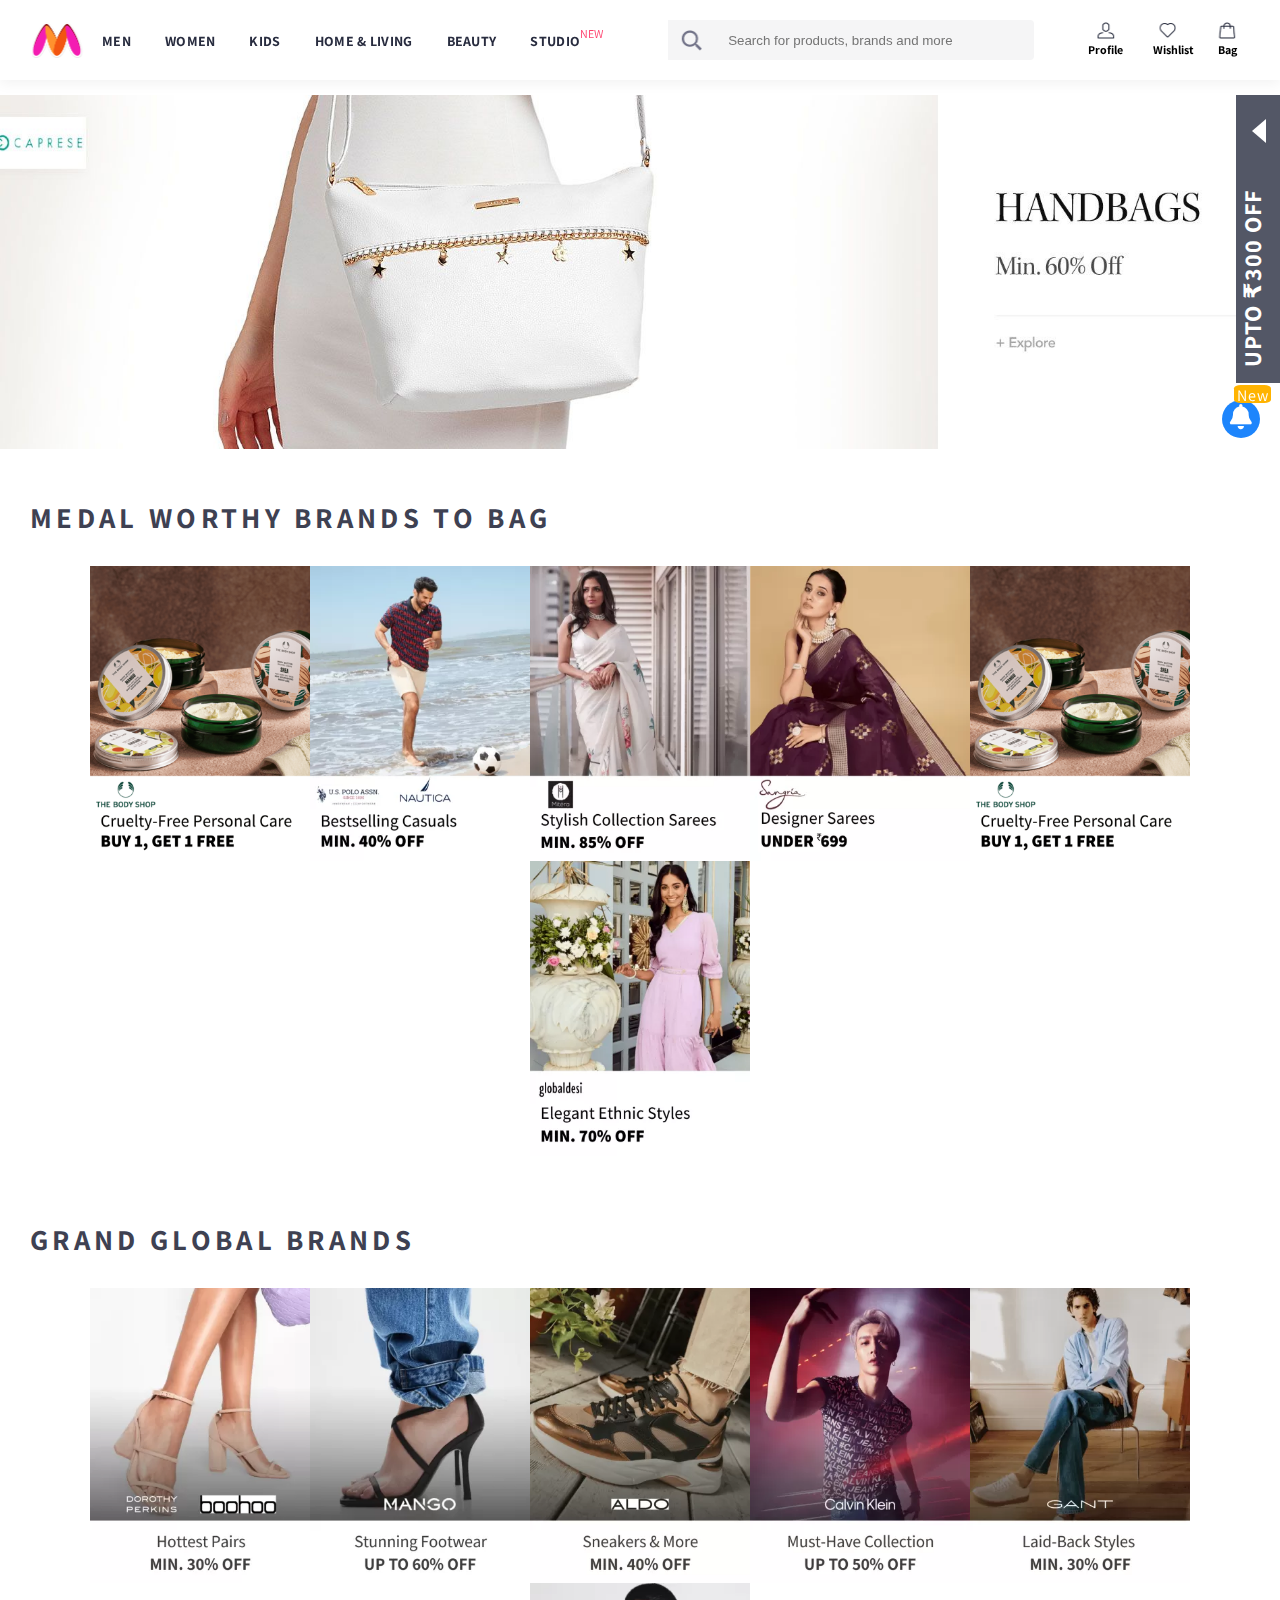
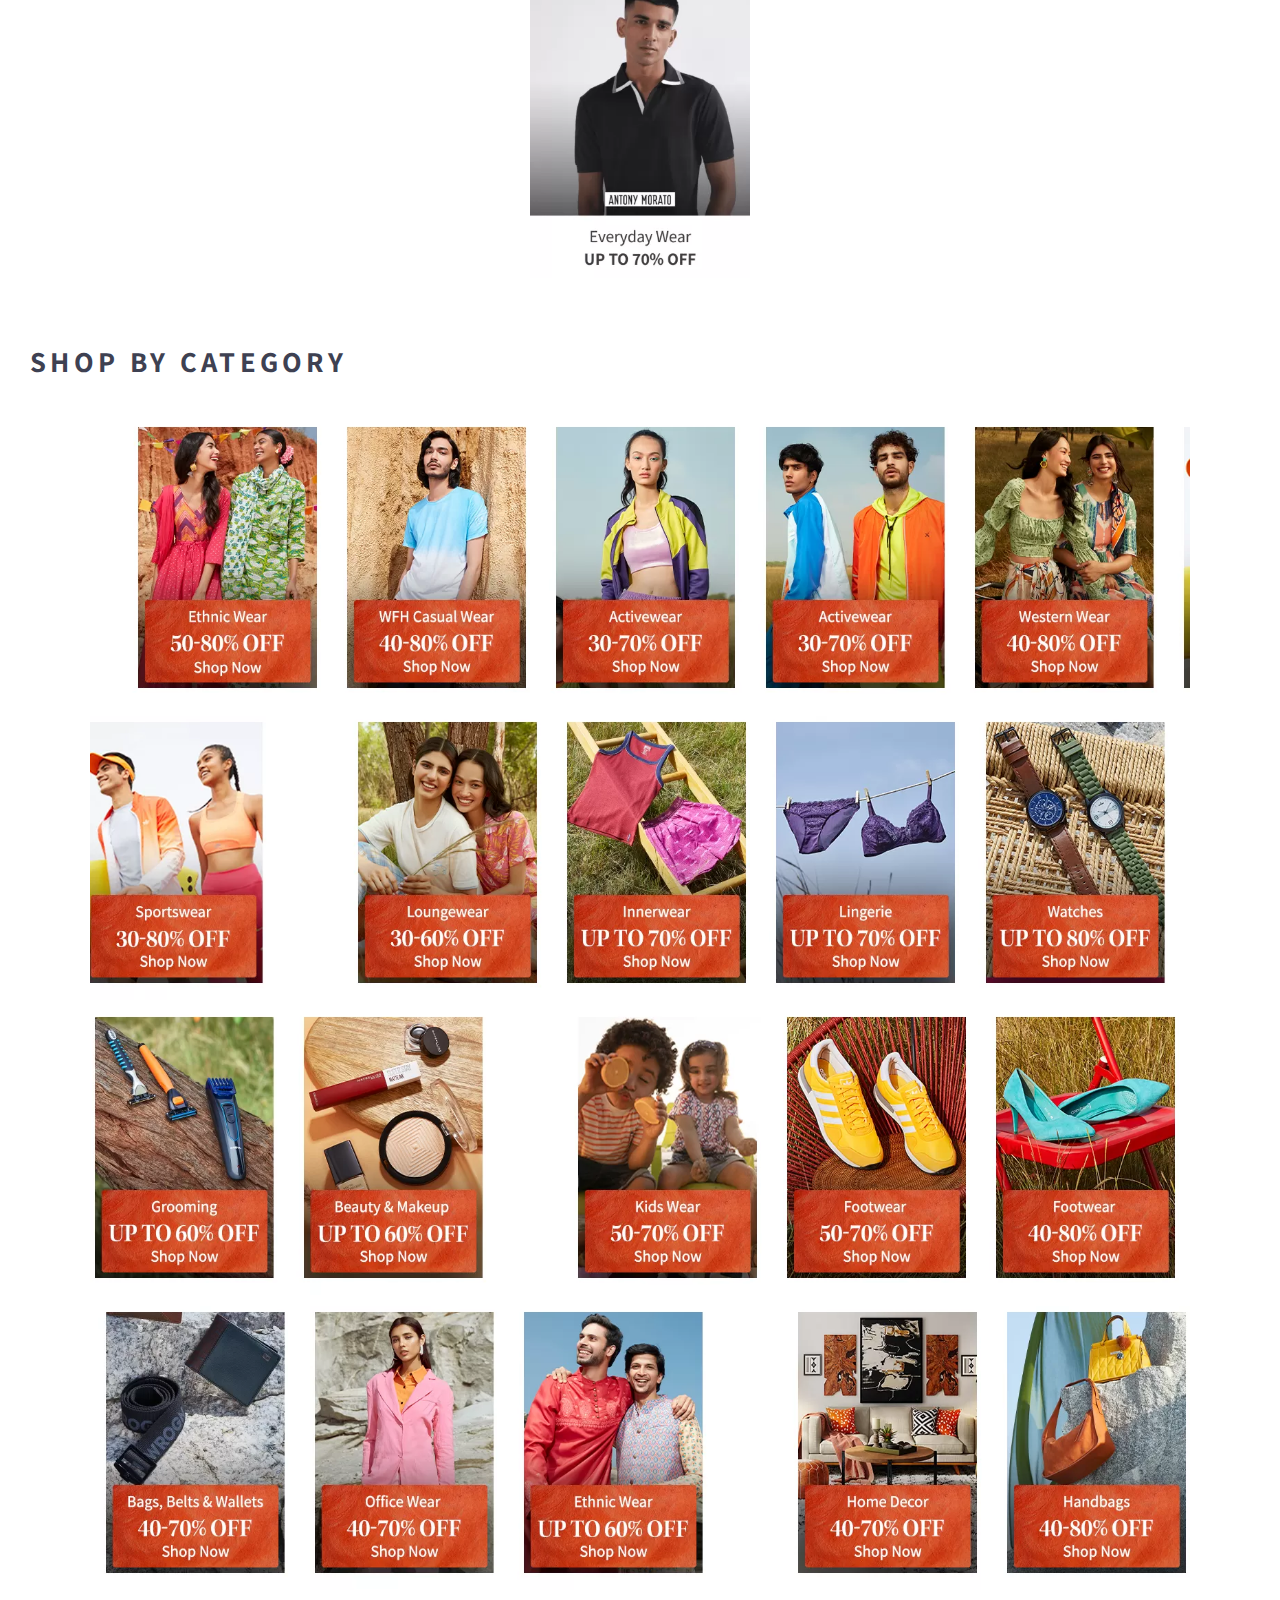
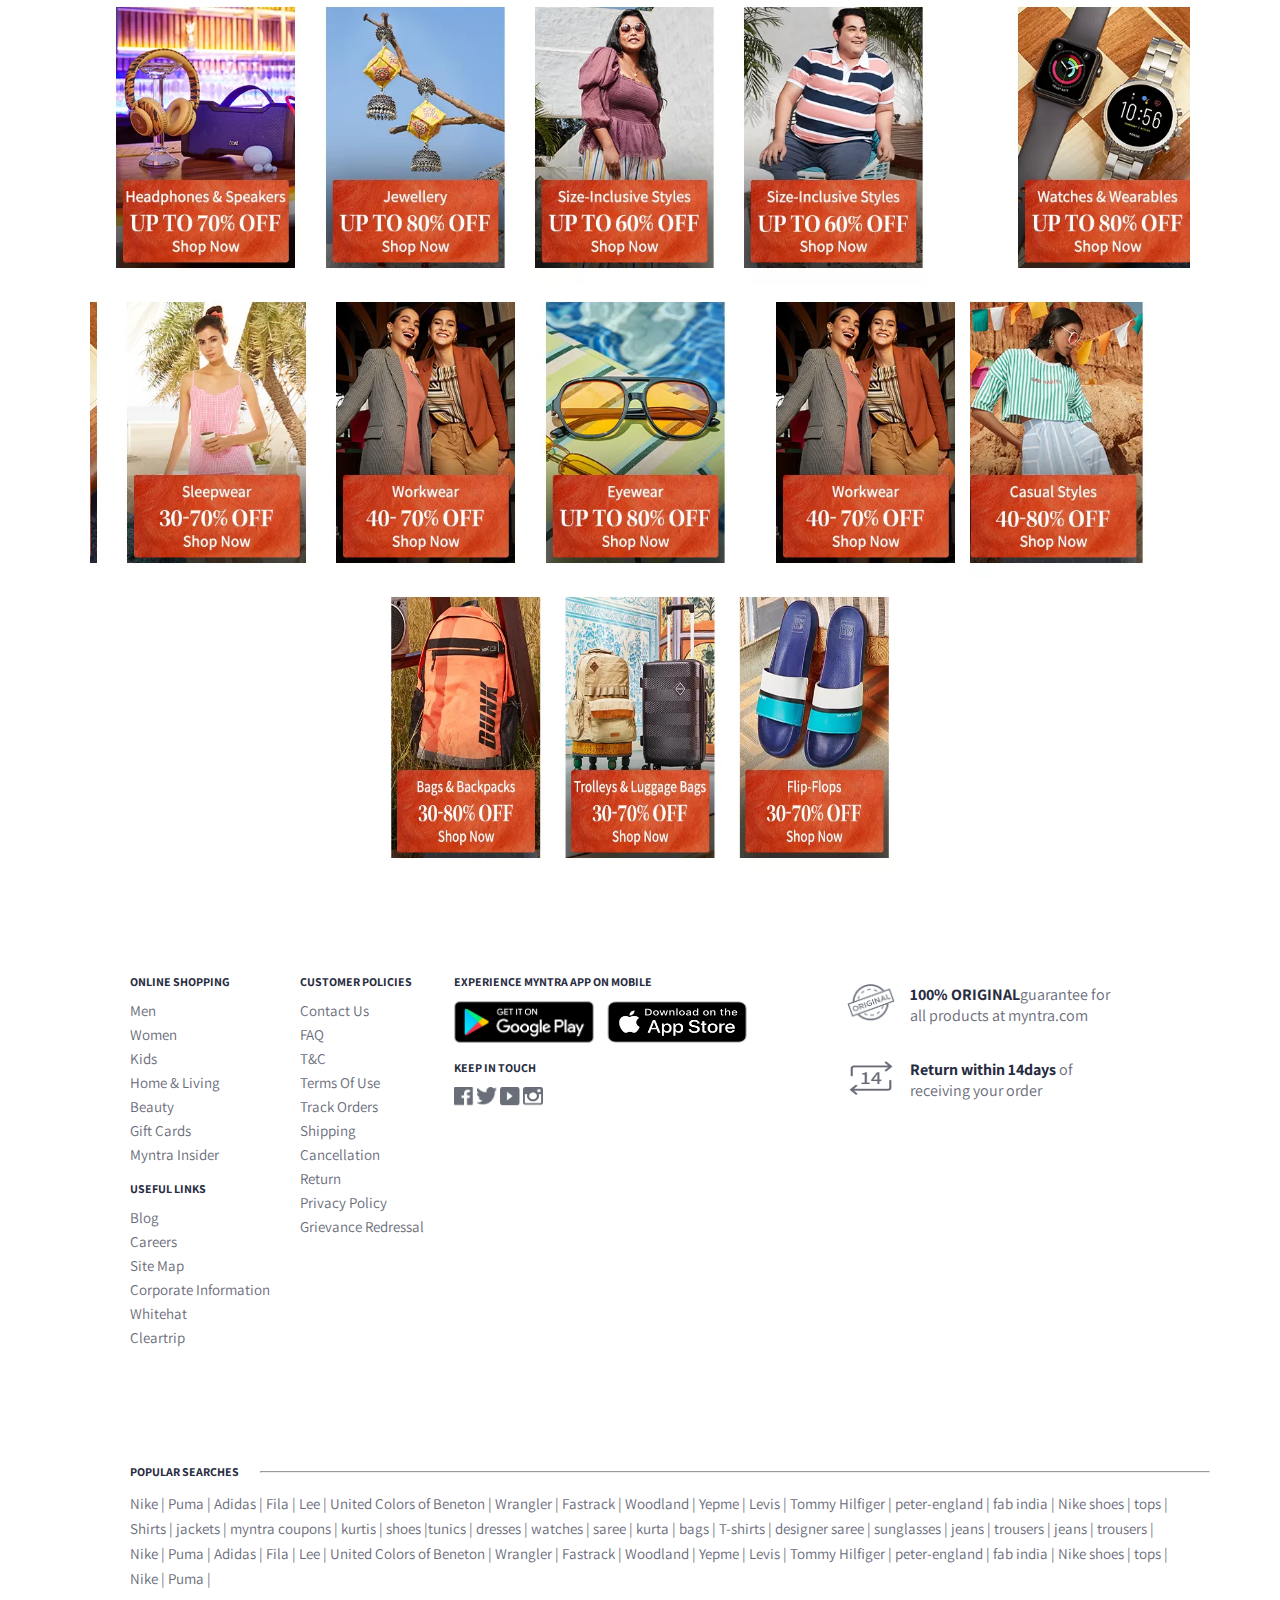
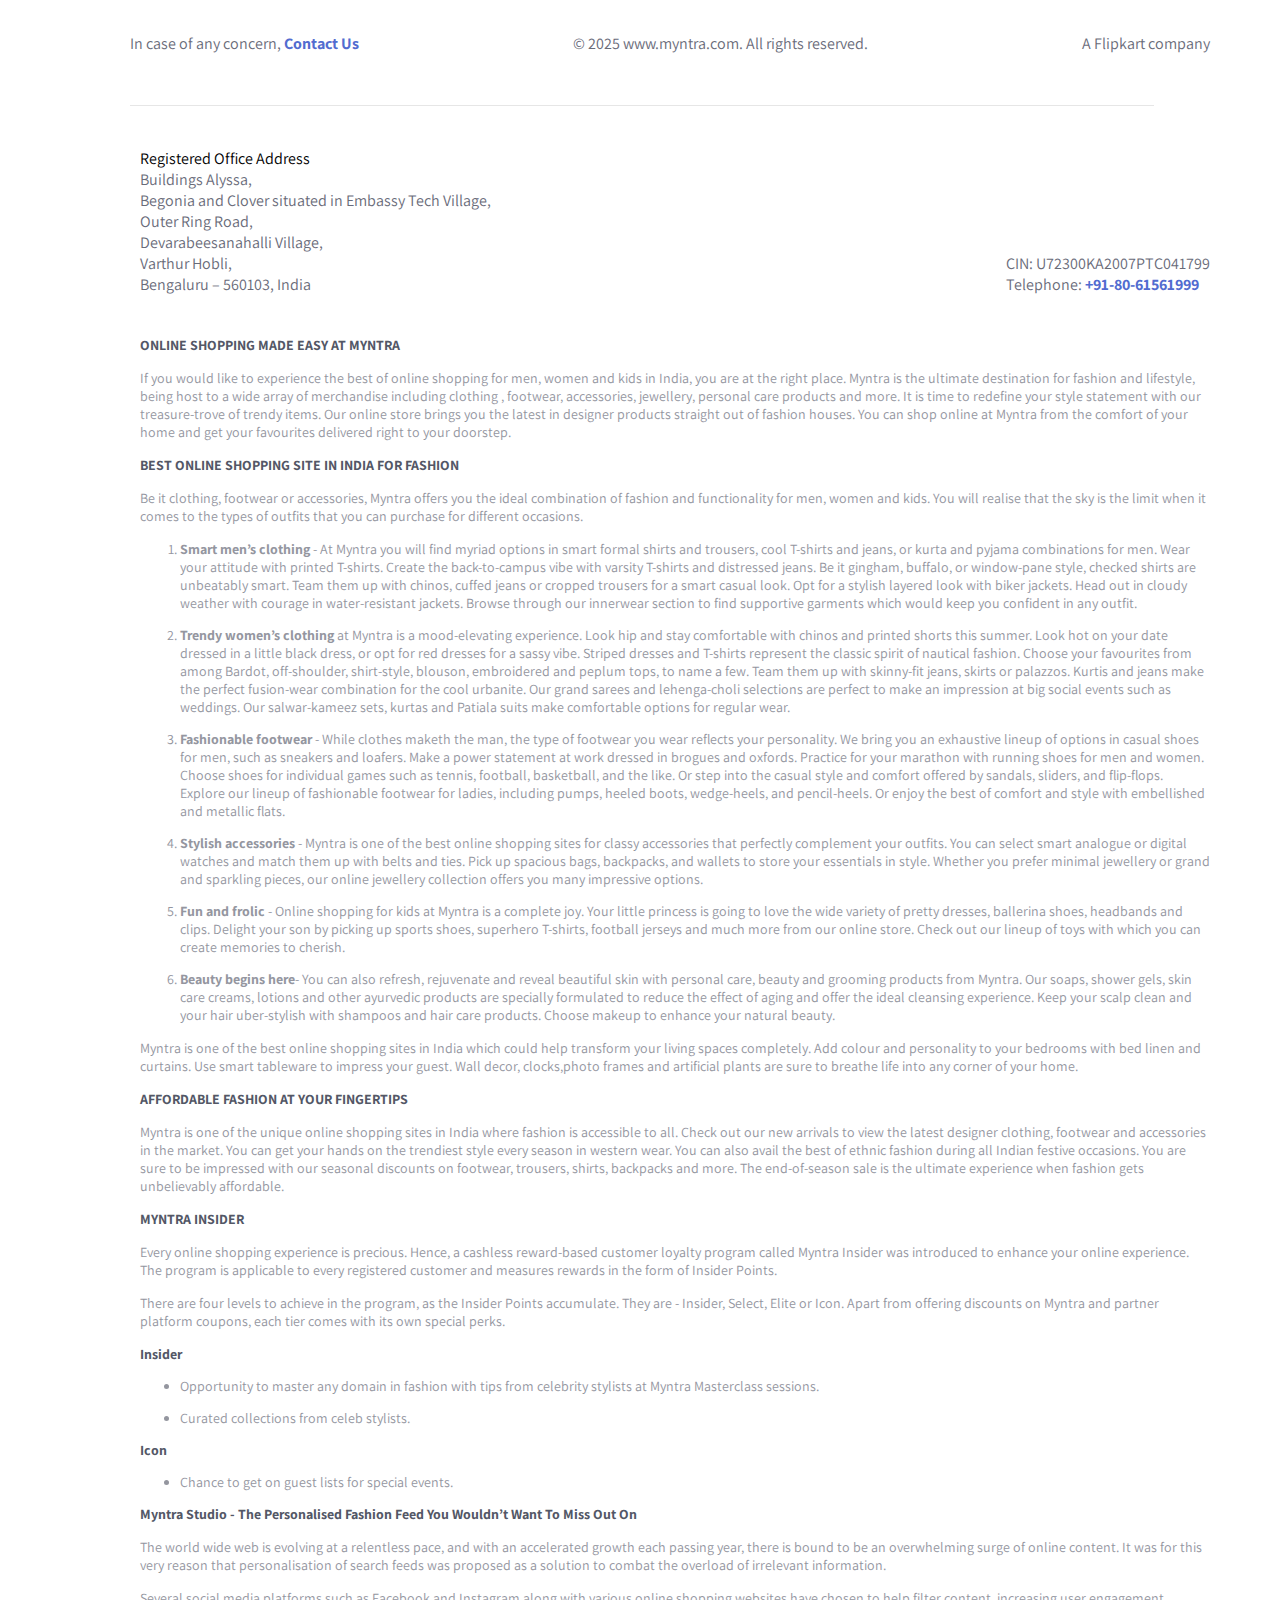
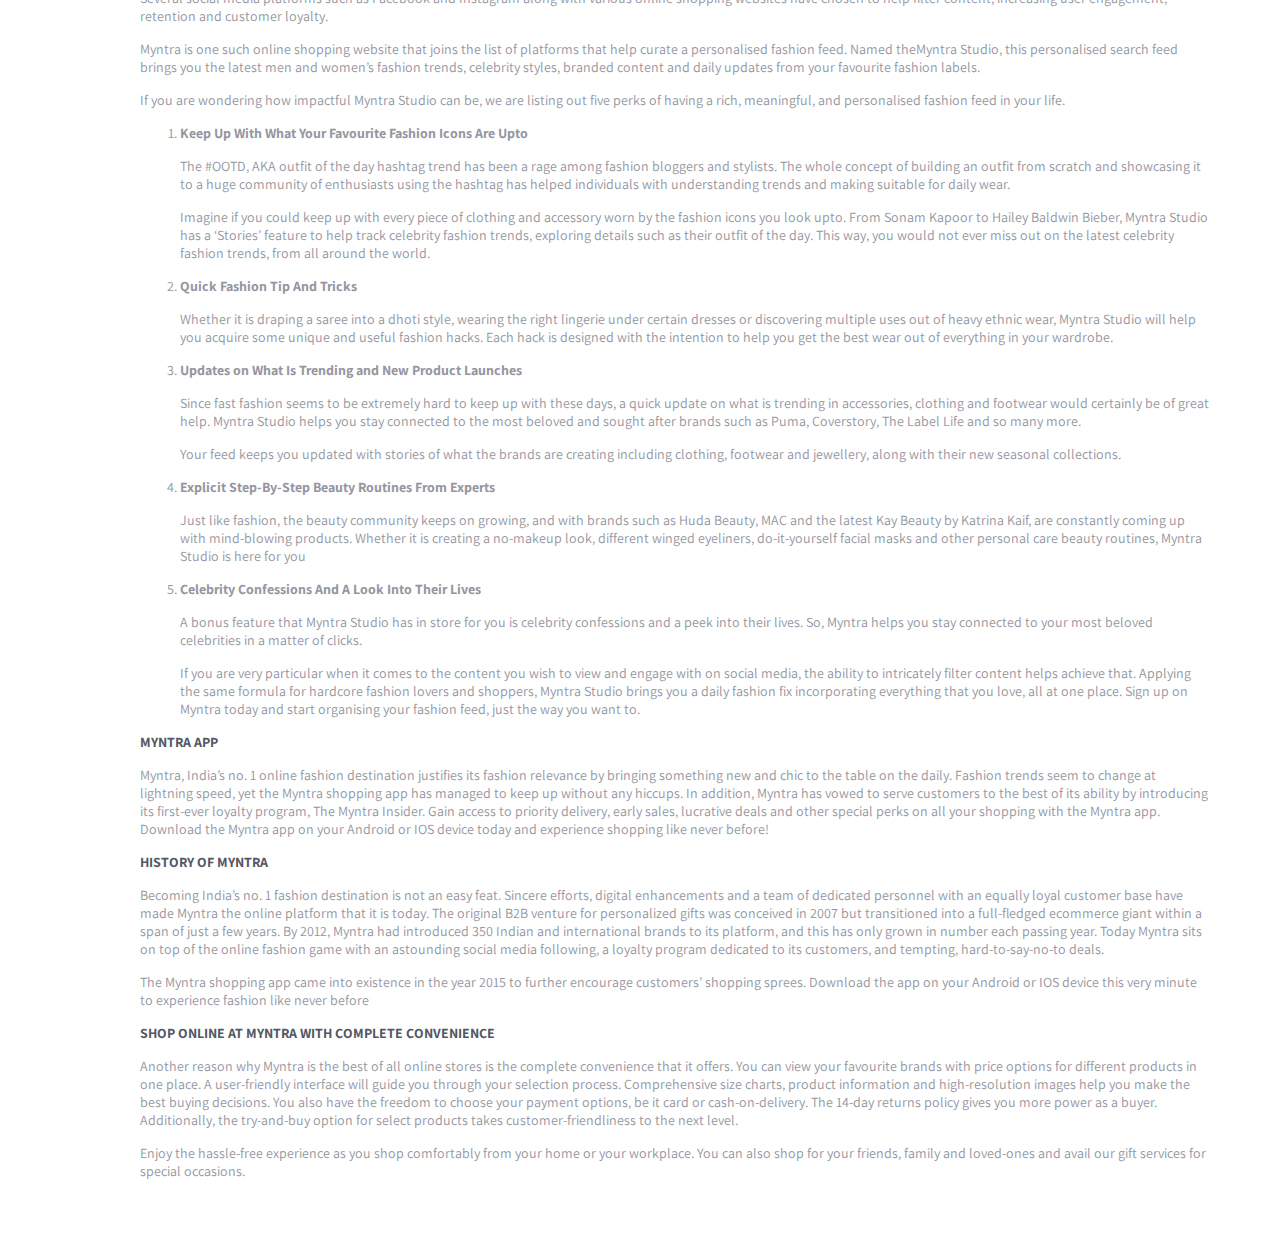
<file: index.html>
<!DOCTYPE html>
<html lang="en">

<head>
    <meta charset="UTF-8">
    <meta name="viewport" content="width=device-width, initial-scale=1.0">
    <title>Myntra</title>
    <link rel="stylesheet" href="css/style.css">
    <link rel="stylesheet" href="https://cdnjs.cloudflare.com/ajax/libs/font-awesome/6.7.2/css/all.min.css">

</head>

<body>

    <header class="myntrahead">
        <div class="myhead">
            <a href="index.html">
                <div class="myheadlogo"></div>
            </a>


            <div class="navbtns" style="flex-grow: 1;">
                <ul class="nav">
                    <li class="menmen"><a href="">men
                            <div class="menbar">

                                <div class="menbrc1">
                                    <div class="t1">
                                        <ul class="topwear">
                                            <li class="category-name"><a href="">Topwear</a></li>
                                            <li class="naveft"><a href="">T-Shirts</a></li>
                                            <li class="naveft"><a href="">Casual Shirts</a></li>
                                            <li class="naveft"><a href="">Formal Shirts</a></li>
                                            <li class="naveft"><a href="">Sweatshirts</a></li>
                                            <li class="naveft"><a href="">Sweaters</a></li>
                                            <li class="naveft"><a href="">Jackets</a></li>
                                            <li class="naveft"><a href="">Blazers & Coats</a></li>
                                            <li class="naveft"><a href="">Suits</a></li>
                                            <li class="naveft"><a href="">Rain Jackets</a></li>
                                        </ul>

                                    </div>

                                    <div class="hrline"></div>

                                    <div class="t2">
                                        <ul class="topwear">
                                            <li class="category-name"><a href="">Indian & Festive Wear</a></li>
                                            <li class="naveft"><a href="">Kurtas & Kurta sets</a></li>
                                            <li class="naveft"><a href="">Sherwanis</a></li>
                                            <li class="naveft"><a href="">Nehru Jackets</a></li>
                                            <li class="naveft"><a href="">Dhotis</a></li>

                                        </ul>
                                    </div>

                                </div>

                                <div class="menbrc2">
                                    <div class="t1">
                                        <ul class="topwear">
                                            <li class="category-name"><a href="">Bottomwear</a></li>
                                            <li class="naveft"><a href="">Jeans</a></li>
                                            <li class="naveft"><a href="">Casual Trousers</a></li>
                                            <li class="naveft"><a href="">Formal Trousers</a></li>
                                            <li class="naveft"><a href="">Shorts</a></li>
                                            <li class="naveft"><a href="">Track pants & Joggers</a></li>

                                        </ul>

                                    </div>

                                    <div class="hrline"></div>

                                    <div class="t2">
                                        <ul class="topwear">
                                            <li class="category-name"><a href="">Innerwear & Sleepwear</a></li>
                                            <li class="naveft"><a href="">Brief & Trunks</a></li>
                                            <li class="naveft"><a href="">Boxers </a></li>
                                            <li class="naveft"><a href="">Vests</a></li>
                                            <li class="naveft"><a href="">Sleepwear & loungewear</a></li>
                                            <li class="naveft"><a href="">Thermals</a></li>

                                        </ul>
                                    </div>

                                    <div class="hrline"></div>

                                    <div class="t2">
                                        <ul class="topwear">
                                            <li class="category-name"><a href="">Plus size</a></li>
                                        </ul>
                                    </div>



                                </div>

                                <div class="menbrc1">
                                    <div class="t1">
                                        <ul class="topwear">
                                            <li class="category-name"><a href="">Footwear</a></li>
                                            <li class="naveft"><a href="">Casual Shoes</a></li>
                                            <li class="naveft"><a href="">Sports Shoes</a></li>
                                            <li class="naveft"><a href="">Formal Shoes</a></li>
                                            <li class="naveft"><a href="">Sneakers</a></li>
                                            <li class="naveft"><a href="">Sandals & Floaters</a></li>
                                            <li class="naveft"><a href="">Flip Flops</a></li>
                                            <li class="naveft"><a href="">Socks</a></li>

                                        </ul>

                                    </div>

                                    <div class="hrline"></div>

                                    <div class="t2">
                                        <ul class="topwear">
                                            <li class="category-name"><a href="">Personal Care & Grooming</a></li>

                                        </ul>
                                    </div>

                                    <div class="t2">
                                        <ul class="topwear">
                                            <li class="category-name"><a href="">Sunglasses & Frames</a></li>

                                        </ul>
                                    </div>

                                    <div class="t2">
                                        <ul class="topwear">
                                            <li class="category-name"><a href="">Watches</a></li>

                                        </ul>
                                    </div>

                                </div>

                                <div class="menbrc2">
                                    <div class="t1">
                                        <ul class="topwear">
                                            <li class="category-name"><a href="">Sports & Active Wear</a></li>
                                            <li class="naveft"><a href="">Sports Shoes</a></li>
                                            <li class="naveft"><a href="">Sports Sandals</a></li>
                                            <li class="naveft"><a href="">Active T-Shirts</a></li>
                                            <li class="naveft"><a href="">Track pants & Shorts </a></li>
                                            <li class="naveft"><a href="">Tracksuits</a></li>
                                            <li class="naveft"><a href="">Jackets & Sweatshirts</a></li>
                                            <li class="naveft"><a href="">Sports Accesssories</a></li>
                                            <li class="naveft"><a href="">Swimwear</a></li>

                                        </ul>

                                    </div>

                                    <div class="hrline"></div>

                                    <div class="t2">
                                        <ul class="topwear">
                                            <li class="category-name"><a href="">Gadgets</a></li>
                                            <li class="naveft"><a href="">Smart Wearables</a></li>
                                            <li class="naveft"><a href="">Fitness Gadgets </a></li>
                                            <li class="naveft"><a href="">Headphones</a></li>
                                            <li class="naveft"><a href="">Speakeres</a></li>


                                        </ul>
                                    </div>





                                </div>


                                <div class="menbrc1">
                                    <div class="t1">
                                        <ul class="topwear">
                                            <li class="category-name"><a href="">Fashion Accesssories</a></li>

                                            <li class="naveft"><a href="">Welts</a></li>
                                            <li class="naveft"><a href="">Belts</a></li>
                                            <li class="naveft"><a href="">Perfumes & Body Mists</a></li>
                                            <li class="naveft"><a href="">Trimmers</a></li>
                                            <li class="naveft"><a href="">Deodorants</a></li>
                                            <li class="naveft"><a href="">Ties, Cufflinks & Pocket Squares</a></li>
                                            <li class="naveft"><a href="">Accessory Gift Sets</a></li>
                                            <li class="naveft"><a href="">Caps & Hats </a></li>
                                            <li class="naveft"><a href="">Mufflers, Scarves & Gloves</a></li>
                                            <li class="naveft"><a href="">Phone Cases</a></li>
                                            <li class="naveft"><a href="">Rings & Wristwear</a></li>
                                            <li class="naveft"><a href="">Helmets</a></li>
                                        </ul>

                                    </div>

                                    <div class="hrline"></div>

                                    <div class="t2">
                                        <ul class="topwear">
                                            <li class="category-name"><a href="">Personal Care & Grooming</a></li>

                                        </ul>
                                    </div>
                                    <div class="t2">
                                        <ul class="topwear">
                                            <li class="category-name"><a href="">Luggages & Trolleys</a></li>

                                        </ul>
                                    </div>

                                </div>

                            </div>
                        </a></li>
                    <li class="womenwomen"><a href="">women
                            <div class="menbar">

                                <div class="menbrc1">
                                    <div class="t1">
                                        <ul class="topwear">
                                            <li class="category-name category-namew"><a href="">Indian & Fusion Wear</a>
                                            </li>
                                            <li class="naveft"><a href="">Kurtas & Suits</a></li>
                                            <li class="naveft"><a href="">Kurtis, Tunics & Tops</a></li>
                                            <li class="naveft"><a href="">Sarees</a></li>
                                            <li class="naveft"><a href="">Ethnic Wear</a></li>
                                            <li class="naveft"><a href="">Leggings, Salwars & Churidars</a></li>
                                            <li class="naveft"><a href="">Skirts & Palazzos</a></li>
                                            <li class="naveft"><a href="">Dress Materials</a></li>
                                            <li class="naveft"><a href="">Lehenga Cholis</a></li>
                                            <li class="naveft"><a href="">Dupattas & Shawls</a></li>
                                            <li class="naveft"><a href="">Jackets</a></li>
                                        </ul>

                                    </div>

                                    <div class="hrline"></div>

                                    <div class="t2">
                                        <ul class="topwear">
                                            <li class="category-name category-namew""><a href="">Belts, Scarves & More</a></li>

                                    </ul>
                                </div>
                                <div class=" t2">
                                                <ul class="topwear">
                                                    <li class="category-name category-namew""><a href="">Watches & Wearables</a></li>

                                    </ul>
                                </div>

                            </div>

                            <div class=" menbrc2">
                                                        <div class="t1">
                                                            <ul class="topwear">
                                                                <li class="category-name category-namew"><a
                                                                        href="">Western Wear</a></li>
                                                                <li class="naveft"><a href="">Dresses</a></li>
                                                                <li class="naveft"><a href="">Tops</a></li>
                                                                <li class="naveft"><a href="">Tshirts</a></li>
                                                                <li class="naveft"><a href="">Jeans</a></li>
                                                                <li class="naveft"><a href="">Trouseres & Capries</a>
                                                                </li>
                                                                <li class="naveft"><a href="">Shorts & Skirts</a></li>
                                                                <li class="naveft"><a href="">Co-ords</a></li>
                                                                <li class="naveft"><a href="">Playsuits</a></li>
                                                                <li class="naveft"><a href="">Jumpsuits</a></li>
                                                                <li class="naveft"><a href="">Shrugs</a></li>
                                                                <li class="naveft"><a href="">Sweaters & Sweatshirts</a>
                                                                </li>
                                                                <li class="naveft"><a href="">Jackets & Coats</a></li>
                                                                <li class="naveft"><a href="">Blazers & Waistcoats</a>
                                                                </li>

                                                            </ul>

                                                        </div>

                                                        <div class="hrline"></div>

                                                        <div class="t2">
                                                            <ul class="topwear">
                                                                <li class="category-name category-namew"><a href="">Plus
                                                                        size</a></li>
                                                            </ul>
                                                        </div>



                                    </div>

                                    <div class="menbrc1">
                                        <div class="t1">
                                            <ul class="topwear">
                                                <li class="category-name category-namew"><a href="">Maternity</a></li>

                                            </ul>

                                        </div>
                                        <div class="t1">
                                            <ul class="topwear">
                                                <li class="category-name category-namew"><a href="">Sunglasses &
                                                        Frames</a></li>

                                            </ul>

                                        </div>


                                        <div class="t2">
                                            <ul class="topwear">
                                                <li class="category-name category-namew"><a href="">Footwear</a></li>
                                                <li class="naveft"><a href="">Flats</a></li>
                                                <li class="naveft"><a href="">Casual Shoes</a></li>
                                                <li class="naveft"><a href="">Heels</a></li>
                                                <li class="naveft"><a href="">Boots</a></li>
                                                <li class="naveft"><a href="">Sport Shoes & Floaters</a></li>


                                            </ul>
                                        </div>

                                        <div class="t2">
                                            <ul class="topwear">
                                                <li class="category-name category-namew"><a href="">Sports &
                                                        Activewear</a></li>
                                                <li class="naveft"><a href="">Clothing</a></li>
                                                <li class="naveft"><a href="">Footwear</a></li>
                                                <li class="naveft"><a href="">Sports Accessories</a></li>
                                                <li class="naveft"><a href="">Sports Equipment</a></li>


                                            </ul>
                                        </div>



                                    </div>

                                    <div class="menbrc2">
                                        <div class="t1">
                                            <ul class="topwear">
                                                <li class="category-name category-namew"><a href="">Lingerie &
                                                        Sleepwear</a></li>
                                                <li class="naveft"><a href="">Bra</a></li>
                                                <li class="naveft"><a href="">Briefs</a></li>
                                                <li class="naveft"><a href="">Shapewear</a></li>
                                                <li class="naveft"><a href="">Shapewear & Loungewear </a></li>
                                                <li class="naveft"><a href="">Swimwear</a></li>
                                                <li class="naveft"><a href="">Camisoles & Thermals</a></li>


                                            </ul>

                                        </div>

                                        <div class="hrline"></div>

                                        <div class="t2">
                                            <ul class="topwear">
                                                <li class="category-name category-namew"><a href="">Beauty & Personal
                                                        Care</a></li>
                                                <li class="naveft"><a href="">Make up</a></li>
                                                <li class="naveft"><a href="">Skincare </a></li>
                                                <li class="naveft"><a href="">Premium Beauty</a></li>
                                                <li class="naveft"><a href="">Lipsticks</a></li>
                                                <li class="naveft"><a href="">Fragrances</a></li>


                                            </ul>
                                        </div>





                                    </div>


                                    <div class="menbrc1">
                                        <div class="t1">
                                            <ul class="topwear">
                                                <li class="category-name category-namew"><a href="">Gadgets</a></li>

                                                <li class="naveft"><a href="">Smart Wearables</a></li>
                                                <li class="naveft"><a href="">Fitness Gadgets</a></li>
                                                <li class="naveft"><a href="">Headphones</a></li>
                                                <li class="naveft"><a href="">Speakers</a></li>

                                            </ul>

                                        </div>

                                        <div class="hrline"></div>

                                        <div class="t2">
                                            <ul class="topwear">
                                                <li class="category-name category-namew"><a href="">Jewellery</a></li>
                                                <li class="naveft"><a href="">Fashion Jewellery</a></li>
                                                <li class="naveft"><a href="">Fine Jewellery</a></li>
                                                <li class="naveft"><a href="">Earrings</a></li>

                                            </ul>
                                        </div>
                                        <div class="hrline"></div>
                                        <div class="t2">
                                            <ul class="topwear">
                                                <li class="category-name category-namew"><a href="">Backpacks</a></li>

                                            </ul>
                                        </div>
                                        <div class="t2">
                                            <ul class="topwear">
                                                <li class="category-name category-namew"><a href="">Handbags,Bags &
                                                        Wallets</a></li>

                                            </ul>
                                        </div>
                                        <div class="t2">
                                            <ul class="topwear">
                                                <li class="category-name category-namew"><a href="">Lugages &
                                                        Trolleys</a></li>

                                            </ul>
                                        </div>

                                    </div>

                                </div>

                        </a></li>
                    <li class="kidkid"><a href="">kids
                            <div class="menbar">

                                <div class="menbrc1">
                                    <div class="t1">
                                        <ul class="topwear">
                                            <li class="category-name category-namek"><a href="">Boys Clothing</a></li>
                                            <li class="naveft"><a href="">TShirts</a></li>
                                            <li class="naveft"><a href="">Shirts</a></li>
                                            <li class="naveft"><a href="">Shorts</a></li>
                                            <li class="naveft"><a href="">Jeans</a></li>
                                            <li class="naveft"><a href="">Trousers</a></li>
                                            <li class="naveft"><a href="">Clothing Sets</a></li>
                                            <li class="naveft"><a href="">Ethnic Wear</a></li>
                                            <li class="naveft"><a href="">Track Pants & Pyjamas</a></li>
                                            <li class="naveft"><a href="">Jackets, Sweaters & Sweatshirts</a></li>
                                            <li class="naveft"><a href="">Partywear</a></li>
                                            <li class="naveft"><a href="">Innerwear & Thermals</a></li>
                                            <li class="naveft"><a href="">Nightwear & Loungewear</a></li>
                                            <li class="naveft"><a href="">Value Packs</a></li>
                                        </ul>

                                    </div>

                                </div>

                                <div class="menbrc2">
                                    <div class="t1">
                                        <ul class="topwear">
                                            <li class="category-name category-namek"><a href="">Girls Clothing</a></li>
                                            <li class="naveft"><a href="">Dresses</a></li>
                                            <li class="naveft"><a href="">Tops</a></li>
                                            <li class="naveft"><a href="">Tshirts</a></li>
                                            <li class="naveft"><a href="">Clothing Sets</a></li>
                                            <li class="naveft"><a href="">Lahenga choli</a></li>
                                            <li class="naveft"><a href="">Kurta Sets</a></li>
                                            <li class="naveft"><a href="">Party wear</a></li>
                                            <li class="naveft"><a href="">Dungarees & Jumpsuits</a></li>
                                            <li class="naveft"><a href="">Skirts & shorts</a></li>
                                            <li class="naveft"><a href="">Tights & Leggings</a></li>
                                            <li class="naveft"><a href="">Jeans, Trousers & Capris</a></li>
                                            <li class="naveft"><a href="">Jacket, Sweater & Sweatshirts</a></li>
                                            <li class="naveft"><a href="">Innerwear & Thermals</a></li>
                                            <li class="naveft"><a href="">Nightwear & Loungewear</a></li>
                                            <li class="naveft"><a href="">Value Packs</a></li>

                                        </ul>

                                    </div>

                                </div>

                                <div class="menbrc1">
                                    <div class="t1">
                                        <ul class="topwear">
                                            <li class="category-name category-namek"><a href="">Footwear</a></li>
                                            <li class="naveft"><a href="">Casual Shoes</a></li>
                                            <li class="naveft"><a href="">Flipflops</a></li>
                                            <li class="naveft"><a href="">Sports Shoes</a></li>
                                            <li class="naveft"><a href="">Flats</a></li>
                                            <li class="naveft"><a href="">Sandals</a></li>
                                            <li class="naveft"><a href="">Hells </a></li>
                                            <li class="naveft"><a href="">School Shoes</a></li>
                                            <li class="naveft"><a href="">Socks</a></li>

                                        </ul>

                                    </div>
                                    <div class="hrline"></div>
                                    <div class="t1">
                                        <ul class="topwear">
                                            <li class="category-name category-namek"><a href="">Toys & Games</a></li>
                                            <li class="naveft"><a href="">Learning & Development</a></li>
                                            <li class="naveft"><a href="">Activity Toys</a></li>
                                            <li class="naveft"><a href="">Soft Toys</a></li>
                                            <li class="naveft"><a href="">Action Figure/Play set</a></li>

                                        </ul>

                                    </div>



                                </div>

                                <div class="menbrc2">
                                    <div class="t1">
                                        <ul class="topwear">
                                            <li class="category-name category-namek"><a href="">Infants</a></li>
                                            <li class="naveft"><a href="">Bodysuits</a></li>
                                            <li class="naveft"><a href="">Bodysuits</a></li>
                                            <li class="naveft"><a href="">Rompers & Sleepsuits</a></li>
                                            <li class="naveft"><a href="">Clothing Sets </a></li>
                                            <li class="naveft"><a href="">Tshirts & Tops</a></li>
                                            <li class="naveft"><a href="">Dresses </a></li>
                                            <li class="naveft"><a href="">Bottom wear</a></li>
                                            <li class="naveft"><a href="">Winter wear </a></li>
                                            <li class="naveft"><a href="">Innerwear & Sleepwear </a></li>
                                            <li class="naveft"><a href="">Infant Care</a></li>


                                        </ul>

                                    </div>

                                    <div class="hrline"></div>

                                    <div class="t2">
                                        <ul class="topwear">
                                            <li class="category-name category-namek"><a href="">Home & Bath</a></li>
                                        </ul>
                                    </div>

                                    <div class="t2">
                                        <ul class="topwear">
                                            <li class="category-name category-namek"><a href="">Personal Care</a></li>
                                        </ul>
                                    </div>





                                </div>


                                <div class="menbrc1">
                                    <div class="t1">
                                        <ul class="topwear">
                                            <li class="category-name category-namek"><a href="">Kids Accesssories</a>
                                            </li>
                                            <li class="naveft"><a href="">Bags & Backpacks </a></li>
                                            <li class="naveft"><a href="">Watches </a></li>
                                            <li class="naveft"><a href="">Jewellery & Hair Accessory</a></li>
                                            <li class="naveft"><a href="">Sunglasses</a></li>
                                            <li class="naveft"><a href="">Masks & Protective Gears</a></li>
                                            <li class="naveft"><a href="">Caps & Hats</a></li>

                                        </ul>

                                    </div>

                                    <div class="hrline"></div>

                                    <div class="t2">
                                        <ul class="topwear">
                                            <li class="category-name category-namek"><a href="">Brands</a></li>
                                            <li class="naveft"><a href="">H&M </a></li>
                                            <li class="naveft"><a href="">Max Kids </a></li>
                                            <li class="naveft"><a href="">Pantaloons</a></li>
                                            <li class="naveft"><a href="">United Colors Of Benetton Kids</a></li>
                                            <li class="naveft"><a href="">YK</a></li>
                                            <li class="naveft"><a href="">U.S. Polo Assn. Kids</a></li>
                                            <li class="naveft"><a href="">Mothercare</a></li>
                                            <li class="naveft"><a href="">HRX</a></li>

                                        </ul>
                                    </div>


                                </div>

                            </div>
                        </a></li>
                    <li class="homehome"><a href="home.html">home & living
                            <div class="menbar">

                                <div class="menbrc1">
                                    <div class="t1">
                                        <ul class="topwear">
                                            <li class="category-name category-nameh"><a href="">Bed Linen &
                                                    Furnishing</a></li>
                                            <li class="naveft"><a href="">Bed Runners</a></li>
                                            <li class="naveft"><a href="">Mattress Protectors</a></li>
                                            <li class="naveft"><a href="">Bedsheets</a></li>
                                            <li class="naveft"><a href="">Bedding Sets</a></li>
                                            <li class="naveft"><a href="">Blankets, Quilts & Dohars</a></li>
                                            <li class="naveft"><a href="">Pillows & Pillow Covers</a></li>
                                            <li class="naveft"><a href="">Bed Covers</a></li>
                                            <li class="naveft"><a href="">Diwan Sets</a></li>
                                            <li class="naveft"><a href="">Chair Pads & Covers</a></li>
                                            <li class="naveft"><a href="">Sofa Coversr</a></li>

                                        </ul>

                                    </div>
                                    <div class="hrline"></div>

                                    <div class="t1">
                                        <ul class="topwear">
                                            <li class="category-name category-nameh"><a href="">Flooring</a></li>
                                            <li class="naveft"><a href="">Floor Runners</a></li>
                                            <li class="naveft"><a href="">Carpets</a></li>
                                            <li class="naveft"><a href="">Floor Mats & Dhurries</a></li>
                                            <li class="naveft"><a href="">Door Mats</a></li>

                                        </ul>

                                    </div>


                                </div>

                                <div class="menbrc2">
                                    <div class="t1">
                                        <ul class="topwear">
                                            <li class="category-name category-nameh"><a href="">Bath</a></li>
                                            <li class="naveft"><a href="">Bath Towels</a></li>
                                            <li class="naveft"><a href="">Hand & Face Towels</a></li>
                                            <li class="naveft"><a href="">Beach Towels</a></li>
                                            <li class="naveft"><a href="">Towels Set </a></li>
                                            <li class="naveft"><a href=""> Bath Rugs</a></li>
                                            <li class="naveft"><a href="">Bath Robes</a></li>
                                            <li class="naveft"><a href="">Bathroom Accessories</a></li>
                                            <li class="naveft"><a href="">Shower Curtains</a></li>
                                        </ul>

                                    </div>

                                    <div class="hrline"></div>

                                    <div class="t1">
                                        <ul class="topwear">
                                            <li class="category-name category-nameh"><a href="">Lamps & Lighting</a>
                                            </li>
                                            <li class="naveft"><a href="">Floor Lamps</a></li>
                                            <li class="naveft"><a href="">Ceiling Lamps</a></li>
                                            <li class="naveft"><a href="">Table Lamps</a></li>
                                            <li class="naveft"><a href="">Wall Lamps</a></li>
                                            <li class="naveft"><a href="">Outdoor Lamps</a></li>
                                            <li class="naveft"><a href="">String Lights</a></li>

                                        </ul>

                                    </div>

                                </div>

                                <div class="menbrc1">
                                    <div class="t1">
                                        <ul class="topwear">
                                            <li class="category-name category-nameh"><a href="">Home Décor</a></li>
                                            <li class="naveft"><a href="">Plants & Planters</a></li>
                                            <li class="naveft"><a href="">Aromas & Candles</a></li>
                                            <li class="naveft"><a href="">Clocks</a></li>
                                            <li class="naveft"><a href="">Mirrors</a></li>
                                            <li class="naveft"><a href="">Wall Décor</a></li>
                                            <li class="naveft"><a href="">Festive Decor </a></li>
                                            <li class="naveft"><a href="">Pooja Essentials</a></li>
                                            <li class="naveft"><a href="">Wall Shelves</a></li>
                                            <li class="naveft"><a href="">Fountains</a></li>
                                            <li class="naveft"><a href="">Showpieces & Vases</a></li>
                                            <li class="naveft"><a href="">Ottoman</a></li>

                                        </ul>

                                    </div>
                                    <div class="hrline"></div>
                                    <div class="t1">
                                        <ul class="topwear">
                                            <li class="category-name category-nameh"><a href="">Cushions & Cushion
                                                    Covers</a></li>

                                        </ul>

                                    </div>
                                    <div class="t1">
                                        <ul class="topwear">
                                            <li class="category-name category-nameh"><a href="">Curtains</a></li>

                                        </ul>

                                    </div>



                                </div>

                                <div class="menbrc2">
                                    <div class="t1">
                                        <ul class="topwear">
                                            <li class="category-name category-nameh"><a href="">Furniture</a></li>

                                        </ul>

                                    </div>

                                    <div class="t2">
                                        <ul class="topwear">
                                            <li class="category-name category-nameh"><a href="">Home Gift Sets</a></li>
                                        </ul>
                                    </div>

                                    <div class="t2">
                                        <ul class="topwear">
                                            <li class="category-name category-nameh"><a href="">Kitchen & Table</a></li>
                                            <li class="naveft"><a href="">Table Runners</a></li>
                                            <li class="naveft"><a href="">Dinnerware & Serveware</a></li>
                                            <li class="naveft"><a href="">Cups and Mugs</a></li>
                                            <li class="naveft"><a href="">Bakeware & Cookware</a></li>
                                            <li class="naveft"><a href="">Kitchen Storage & Tools</a></li>
                                            <li class="naveft"><a href="">Bar & Drinkware</a></li>
                                            <li class="naveft"><a href="">Table Covers & Furnishings</a></li>

                                        </ul>
                                    </div>





                                </div>


                                <div class="menbrc1">
                                    <div class="t1">
                                        <ul class="topwear">
                                            <li class="category-name category-nameh"><a href="">Storage</a>
                                            </li>
                                            <li class="naveft"><a href="">Bins </a></li>
                                            <li class="naveft"><a href="">Hangers</a></li>
                                            <li class="naveft"><a href="">Organisers</a></li>
                                            <li class="naveft"><a href="">Hooks & Holders</a></li>
                                            <li class="naveft"><a href="">Laundry Bags</a></li>

                                        </ul>

                                    </div>



                                </div>

                            </div>
                        </a></li>
                    <li class="beautybeauty"><a href="">beauty
                            <div class="menbar">

                                <div class="menbrc1">
                                    <div class="t1">
                                        <ul class="topwear">
                                            <li class="category-name category-nameb"><a href="">Makeup</a></li>
                                            <li class="naveft"><a href="">Lipsticks</a></li>
                                            <li class="naveft"><a href="">Lip Gloss</a></li>
                                            <li class="naveft"><a href="">Lip Liner</a></li>
                                            <li class="naveft"><a href="">Mascara</a></li>
                                            <li class="naveft"><a href="">Eye Liner</a></li>
                                            <li class="naveft"><a href="">Kajal</a></li>
                                            <li class="naveft"><a href="">Eye Shadow</a></li>
                                            <li class="naveft"><a href="">Foundation</a></li>
                                            <li class="naveft"><a href="">Primer</a></li>
                                            <li class="naveft"><a href="">Concealer</a></li>
                                            <li class="naveft"><a href="">Compact</a></li>
                                            <li class="naveft"><a href="">Nail Polish</a></li>

                                        </ul>

                                    </div>



                                </div>

                                <div class="menbrc2">
                                    <div class="t1">
                                        <ul class="topwear">
                                            <li class="category-name category-nameb"><a href="">Skincare, Bath &
                                                    Body</a></li>
                                            <li class="naveft"><a href="">Face Moisturiser</a></li>
                                            <li class="naveft"><a href="">Cleanser</a></li>
                                            <li class="naveft"><a href="">Masks & Peel</a></li>
                                            <li class="naveft"><a href="">Sunscreen </a></li>
                                            <li class="naveft"><a href="">Serum</a></li>
                                            <li class="naveft"><a href="">Face Wash</a></li>
                                            <li class="naveft"><a href="">Eye Cream</a></li>
                                            <li class="naveft"><a href="">Lip Balm</a></li>
                                            <li class="naveft"><a href="">Body Lotion</a></li>
                                            <li class="naveft"><a href="">Body Wash</a></li>
                                            <li class="naveft"><a href="">Body Scrub</a></li>
                                            <li class="naveft"><a href="">Hand Cream</a></li>
                                        </ul>

                                    </div>

                                </div>

                                <div class="menbrc1">
                                    <div class="t1">
                                        <ul class="topwear">
                                            <li class="category-name category-nameb"><a href="">Hair Care</a></li>
                                            <li class="naveft"><a href="">Shampoo</a></li>
                                            <li class="naveft"><a href="">Hair Conditioner</a></li>
                                            <li class="naveft"><a href="">Hair Cream</a></li>
                                            <li class="naveft"><a href="">Hair Oil</a></li>
                                            <li class="naveft"><a href="">Hair Gel</a></li>
                                            <li class="naveft"><a href="">Hair Color</a></li>
                                            <li class="naveft"><a href="">Hair Serum</a></li>
                                            <li class="naveft"><a href="">Hair Accessory</a></li>

                                        </ul>

                                    </div>

                                    <div class="hrline"></div>
                                    <div class="t1">
                                        <ul class="topwear">
                                            <li class="category-name category-nameb"><a href="">Fragrances</a></li>
                                            <li class="naveft"><a href="">Perfumes</a></li>
                                            <li class="naveft"><a href="">Deodorants</a></li>
                                            <li class="naveft"><a href="">Body Mist</a></li>
                                        </ul>

                                    </div>

                                </div>

                                <div class="menbrc2">
                                    <div class="t1">
                                        <ul class="topwear">
                                            <li class="category-name category-nameb"><a href="">Appliances</a></li>
                                            <li class="naveft"><a href="">Hair Straightener</a></li>
                                            <li class="naveft"><a href="">Hair Dryer</a></li>
                                            <li class="naveft"><a href="">Epilator</a></li>
                                        </ul>

                                    </div>
                                    <div class="hrline"></div>
                                    <div class="t2">
                                        <ul class="topwear">
                                            <li class="category-name category-nameb"><a href="">Men's Grooming</a></li>
                                            <li class="naveft"><a href="">Trimmers</a></li>
                                            <li class="naveft"><a href="">Beard Oil</a></li>
                                            <li class="naveft"><a href="">Hair Wax</a></li>

                                        </ul>
                                    </div>
                                    <div class="hrline"></div>
                                    <div class="t2">
                                        <ul class="topwear">
                                            <li class="category-name category-nameb"><a href="">Beauty Gift & Makeup
                                                    Set</a></li>

                                            <li class="naveft"><a href="">Beauty Gift</a></li>
                                            <li class="naveft"><a href="">Makeup Kit</a></li>

                                        </ul>
                                    </div>
                                    <div class="hrline"></div>

                                    <div class="t2">
                                        <ul class="topwear">
                                            <li class="category-name category-nameb"><a href="">Premium Beauty</a></li>

                                        </ul>
                                    </div>

                                    <div class="t2">
                                        <ul class="topwear">
                                            <li class="category-name category-nameb"><a href="">Wellness & Hygiene</a>
                                            </li>

                                        </ul>
                                    </div>





                                </div>


                                <div class="menbrc1">
                                    <div class="t1">
                                        <ul class="topwear">
                                            <li class="category-name category-nameb"><a href="">Top Brands</a>
                                            </li>
                                            <li class="naveft"><a href="">Lakme</a></li>
                                            <li class="naveft"><a href="">Maybelline</a></li>
                                            <li class="naveft"><a href="">LOreal</a></li>
                                            <li class="naveft"><a href="">Philips</a></li>
                                            <li class="naveft"><a href="">Bath & Body Works</a></li>
                                            <li class="naveft"><a href="">THE BODY SHOP</a></li>
                                            <li class="naveft"><a href="">Biotique</a></li>
                                            <li class="naveft"><a href="">Mamaearth</a></li>
                                            <li class="naveft"><a href="">MCaffeine</a></li>
                                            <li class="naveft"><a href="">Nivea</a></li>
                                            <li class="naveft"><a href="">Lotus Herbals</a></li>
                                            <li class="naveft"><a href="">LOreal Professionnel</a></li>
                                            <li class="naveft"><a href="">KAMA AYURVEDA</a></li>
                                            <li class="naveft"><a href="">M.A.C</a></li>
                                            <li class="naveft"><a href="">Forest Essentials</a></li>


                                        </ul>

                                    </div>



                                </div>

                            </div>



                        </a></li>
                    <li class="zzzz"><a href="">studio</a> <span>NEW</span> </li>

                </ul>
            </div>

            <div class="righ-side-myntra">
                <div class="mysrchbar">

                    <span></span>
                    <input type="text" placeholder="Search for products, brands and more">

                </div>


                <div class="myrightbar">
                    <div class="profile">
                        <span class="ps"></span>
                        <span class="sss">Profile</span>
                    </div>

                    <div class="profile">
                        <span class="pw"></span>
                        <span class="sss">Wishlist</span>
                    </div>

                    <div class="profile">
                        <span class="pb"></span>
                        <span class="sss">Bag</span>
                    </div>

                </div>

            </div>

        </div>
    </header>


    <div class="main-section">


        <div class="sidebar">
            <div class="sidearrow"></div>
            <p class="sidetxt">UPTO ₹300 OFF
            <div class="sidebell">
                <i class="fa-regular fa-bell" style="color: #FFF;"></i>
                <span>New</span>


            </div>
            </p>

        </div>













        <section class="firstrow"></section>
        <section></section>
        <section class="sectionimgcarous">
            <h4>Medal Worthy Brands To Bag</h4>
            <div class="imgcarous">
                <img src="images/71a69cc9-210a-4a95-b37f-78319c8f33761691141606256-image_png2064277310.png" alt="">
                <img src="images/imgfootball.webp" alt="">
                <img src="images/img3.webp" alt="">
                <img src="images/img4.webp" alt="">
                <img src="images/71a69cc9-210a-4a95-b37f-78319c8f33761691141606256-image_png2064277310.png" alt="">
                <img src="images/img5.webp" alt="">

            </div>
        </section>
        <section class="sectionimgcarous">
            <h4>Grand Global Brands</h4>
            <div class="imgcarous">
                <img src="images/dorothy.webp" alt="">
                <img src="images/mango.webp" alt="">
                <img src="images/aldo.webp" alt="">
                <img src="images/calvin.webp" alt="">
                <img src="images/gant.webp" alt="">
                <img src="images/antony.webp" alt="">

            </div>
        </section>
        <section class="sectionimgcarous">
            <h4>SHOP BY CATEGORY</h4>
            <div class="imgcarous">
                <img src="images/ethnic.webp" alt="">
                <img src="images/wfh.webp" alt="">
                <img src="images/activewear.webp" alt="">
                <img src="images/active30.webp" alt="">
                <img src="images/western.webp" alt="">
                <img src="images/sportwear.webp" alt="">


                <img src="images/lounge.webp" alt="">
                <img src="images/innup.webp" alt="">
                <img src="images/linger.webp" alt="">
                <img src="images/watch80.webp" alt="">
                <img src="images/groom60.webp" alt="">
                <img src="images/beautymak.webp" alt="">

                <img src="images/kidswear.webp" alt="">
                <img src="images/footwear70.webp" alt="">
                <img src="images/footwear800.webp" alt="">
                <img src="images/bagbelt.webp" alt="">
                <img src="images/officialwear.webp" alt="">
                <img src="images/ethnicwear.webp" alt="">

                <img src="images/homedecor.webp" alt="">
                <img src="images/handbags.webp" alt="">
                <img src="images/headphonespeaker.webp" alt="">
                <img src="images/jewellery.webp" alt="">
                <img src="images/sizein.webp" alt="">
                <img src="images/sizeinm.webp" alt="">

                <img src="images/watchwear.webp" alt="">
                <img src="images/sleepw.webp" alt="">
                <img src="images/workwe.webp" alt="">
                <img src="images/eyew.webp" alt="">
                <img src="images/workwe.webp" alt="">
                <img src="images/casualsty.webp" alt="">

                <img src="images/bagbac.webp" alt="">
                <img src="images/trolleys.webp" alt="">
                <img src="images/flip.webp" alt="">




            </div>
        </section>
    </div>


    <div class="myntrafoot">
        <div class="myntraffootone">
            <div class="onfoot">
                <ul>
                    <li class="onfootheading"><a href="">Online shopping </a></li>
                </ul>
                <ul class="aonfoot">
                    <li><a href="">Men</a></li>
                    <li><a href="">Women</a></li>
                    <li><a href="">Kids</a></li>
                    <li><a href="">Home & Living</a></li>
                    <li><a href="">Beauty</a></li>
                    <li><a href="">Gift Cards</a></li>
                    <li><a href="">Myntra Insider</a></li>
                </ul>

                <ul>
                    <li class="onfootheading"><a href="">Useful links </a></li>
                </ul>
                <ul class="aonfoot">
                    <li><a href="">Blog</a></li>
                    <li><a href="">Careers</a></li>
                    <li><a href="">Site Map</a></li>
                    <li><a href="">Corporate Information</a></li>
                    <li><a href="">Whitehat</a></li>
                    <li><a href="">Cleartrip</a></li>

                </ul>
            </div>
            <div class="onfoot">
                <ul>
                    <li class="onfootheading"><a href="">Customer Policies </a></li>
                </ul>
                <ul class="aonfoot">
                    <li><a href="">Contact Us</a></li>
                    <li><a href="">FAQ</a></li>
                    <li><a href="">T&C</a></li>
                    <li><a href="">Terms Of Use</a></li>
                    <li><a href="">Track Orders</a></li>
                    <li><a href="">Shipping</a></li>
                    <li><a href="">Cancellation</a></li>
                    <li><a href="">Return</a></li>
                    <li><a href="">Privacy Policy</a></li>
                    <li><a href="">Grievance Redressal</a></li>

                </ul>


            </div>

            <div class="onfoot">
                <ul>
                    <li class="onfootheading"><a href="">EXPERIENCE MYNTRA APP ON MOBILE</a></li>
                </ul>
                <span class="playstore" style="margin-right: 10px;"><img
                        src="images/80cc455a-92d2-4b5c-a038-7da0d92af33f1539674178924-google_play.png" alt=""></span>
                <span class="playstore"><img
                        src="images/bc5e11ad-0250-420a-ac71-115a57ca35d51539674178941-apple_store.png" alt=""></span>
                <ul>
                    <li class="onfootheading"><a href="">KEEP in touch</a></li>
                </ul>
                <span class="social-icon">
                    <img src="images/d2bec182-bef5-4fab-ade0-034d21ec82e31574604275433-fb.png" alt="">
                    <img src="images/f10bc513-c5a4-490c-9a9c-eb7a3cc8252b1574604275383-twitter.png" alt="">
                    <img src="images/a7e3c86e-566a-44a6-a733-179389dd87111574604275355-yt.png" alt="">
                    <img src="images/b4fcca19-5fc1-4199-93ca-4cae3210ef7f1574604275408-insta.png" alt="">
                </span>


            </div>

            <div class="origimgtxt">

                <div class="footerimgt">
                    <div class="footoriginalimg">
                        <img src="images/6c3306ca-1efa-4a27-8769-3b69d16948741574602902452-original.png" alt="">
                    </div>
                    <div class="footoriginaltxt">
                        <strong style="color: #282c3f;">
                            100% ORIGINAL</strong>guarantee for
                        <p>all products at myntra.com</p>
                    </div>
                </div>



                <div class="footerimgt">
                    <div class="footoriginalimg">
                        <img src="images/becb1b16-86cc-4e78-bdc7-7801c17947831684737106127-Return-Window-image.png"
                            alt="">
                    </div>
                    <div class="footoriginaltxt">
                        <strong style="color: #282c3f;">
                            Return within 14days</strong> of
                        <p>receiving your order</p>
                    </div>

                </div>



            </div>
        </div>

        <div class="popsrch">
            <div class="onfoot" style="position: relative;">

                <ul>
                    <li class="onfootheading"><a href="">POPULAR SEARCHES </a></li>
                    <hr style="position: absolute; left: 130px; right: 0; top: 7px;">

                </ul>



                <ul class="aonfoot">
                    <a href="">Nike |</a><a href=""> Puma |</a><a href=""> Adidas |</a><a href=""> Fila |</a>
                    <a href=""> Lee |</a><a href=""> United Colors of Beneton |</a><a href=""> Wrangler |</a><a href="">
                        Fastrack |</a>
                    <a href=""> Woodland |</a><a href=""> Yepme |</a><a href=""> Levis |</a><a href=""> Tommy Hilfiger
                        |</a>
                    <a href=""> peter-england |</a><a href=""> fab india |</a><a href=""> Nike shoes |</a><a href="">
                        tops |</a>
                </ul>
                <ul class="aonfoot">
                    <a href="">Shirts |</a><a href=""> jackets |</a><a href=""> myntra coupons |</a><a href=""> kurtis
                        |</a>
                    <a href=""> shoes |</a><a href="">tunics |</a><a href=""> dresses |</a><a href=""> watches |</a>
                    <a href=""> saree |</a><a href=""> kurta |</a><a href=""> bags |</a><a href=""> T-shirts |</a>
                    <a href=""> designer saree |</a><a href=""> sunglasses |</a><a href=""> jeans |</a><a href="">
                        trousers |</a>
                    <a href=""> jeans |</a><a href=""> trousers |</a>
                </ul>
                <ul class="aonfoot">
                    <a href="">Nike |</a><a href=""> Puma |</a><a href=""> Adidas |</a><a href=""> Fila |</a>
                    <a href=""> Lee |</a><a href=""> United Colors of Beneton |</a><a href=""> Wrangler |</a><a href="">
                        Fastrack |</a>
                    <a href=""> Woodland |</a><a href=""> Yepme |</a><a href=""> Levis |</a><a href=""> Tommy Hilfiger
                        |</a>
                    <a href=""> peter-england |</a><a href=""> fab india |</a><a href=""> Nike shoes |</a><a href="">
                        tops |</a>
                </ul>
                <ul class="aonfoot">
                    <a href="">Nike |</a><a href=""> Puma |</a>
                </ul>

            </div>

        </div>

        <div class="incase">
            <div class="concerncont">In case of any concern, <a href="" style="color: #526cd0; font-weight: 700;">
                    Contact Us </a></div>
            <div class="concerncont">© 2025 www.myntra.com. All rights reserved.</div>
            <div class="concerncont">A Flipkart company</div>

        </div>
        <div class="foborbot" style="border-bottom: 0.2px solid #80808033; width: 89%; height: 10px;">

        </div>

        <div class="refofc">

            <div>
                <p>Registered Office Address</p>
                <p style="color:  #696b79;">Buildings Alyssa, <br>Begonia and Clover situated in Embassy Tech Village,
                    <br>Outer Ring Road,<br>Devarabeesanahalli Village,<br>Varthur Hobli,<br>Bengaluru – 560103, India
                </p>
            </div>

            <div class="telephone">CIN: U72300KA2007PTC041799 <br>Telephone: <a href="tel:+91-80-61561999"
                    style="color: #526cd0; font-weight: 700;">+91-80-61561999</a>
            </div>





        </div>

        <div class="txtcontainer">
            <h1>ONLINE SHOPPING MADE EASY AT MYNTRA</h1>
            <p>If you would like to experience the best of online shopping for men, women and kids in India, you are at
                the right place. Myntra is the ultimate destination for fashion and lifestyle, being host to a wide
                array of merchandise including <a href="">clothing</a> , footwear, accessories, jewellery, personal care
                products and more. It is time to redefine your style statement with our treasure-trove of trendy items.
                Our online store brings you the latest in designer products straight out of fashion houses. You can shop
                online at Myntra from the comfort of your home and get your favourites delivered right to your doorstep.
            </p>
            <h1>BEST ONLINE SHOPPING SITE IN INDIA FOR FASHION</h1>
            <p>Be it clothing, footwear or accessories, Myntra offers you the ideal combination of fashion and
                functionality for men, women and kids. You will realise that the sky is the limit when it comes to the
                types of outfits that you can purchase for different occasions.</p>

            <ul style="padding-left: 40px;">
                <li><strong> Smart men’s clothing</strong> - At Myntra you will find myriad options in smart formal
                    shirts and trousers, cool T-shirts and jeans, or kurta and pyjama combinations for men. Wear your
                    attitude with printed T-shirts. Create the back-to-campus vibe with varsity T-shirts and distressed
                    jeans. Be it gingham, buffalo, or window-pane style, checked shirts are unbeatably smart. Team them
                    up with chinos, cuffed jeans or cropped trousers for a smart casual look. Opt for a stylish layered
                    look with biker jackets. Head out in cloudy weather with courage in water-resistant jackets. Browse
                    through our innerwear section to find supportive garments which would keep you confident in any
                    outfit.</li>
                <li><strong>Trendy women’s clothing</strong> at Myntra is a mood-elevating experience. Look hip and stay
                    comfortable with chinos and printed shorts this summer. Look hot on your date dressed in a little
                    black dress, or opt for red dresses for a sassy vibe. Striped dresses and T-shirts represent the
                    classic spirit of nautical fashion. Choose your favourites from among Bardot, off-shoulder,
                    shirt-style, blouson, embroidered and peplum tops, to name a few. Team them up with skinny-fit
                    jeans, skirts or palazzos. Kurtis and jeans make the perfect fusion-wear combination for the cool
                    urbanite. Our grand <a href="">sarees</a> and lehenga-choli selections are perfect to make an
                    impression at big social events such as weddings. Our salwar-kameez sets, kurtas and Patiala suits
                    make
                    comfortable options for regular wear.</li>
                <li><strong>Fashionable footwear</strong> - While clothes maketh the man, the type of footwear you wear
                    reflects your personality. We bring you an exhaustive lineup of options in casual shoes for men,
                    such as sneakers and loafers. Make a power statement at work dressed in brogues and oxfords.
                    Practice for your marathon with running shoes for men and women. Choose shoes for individual games
                    such as tennis, football, basketball, and the like. Or step into the casual style and comfort
                    offered by sandals, sliders, and flip-flops. Explore our lineup of fashionable footwear for ladies,
                    including pumps, heeled boots, wedge-heels, and pencil-heels. Or enjoy the best of comfort and style
                    with embellished and metallic flats.</li>
                <li><strong>Stylish accessories</strong> - Myntra is one of the best online shopping sites for classy
                    accessories that perfectly complement your outfits. You can select smart analogue or digital watches
                    and match them up with belts and ties. Pick up spacious bags, backpacks, and wallets to store your
                    essentials in style. Whether you prefer minimal jewellery or grand and sparkling pieces, our online
                    jewellery collection offers you many impressive options.</li>
                <li><strong>Fun and frolic</strong> - Online shopping for kids at Myntra is a complete joy. Your little
                    princess is going to love the wide variety of pretty dresses, ballerina shoes, headbands and clips.
                    Delight your son by picking up sports shoes, superhero T-shirts, football jerseys and much more from
                    our online store. Check out our lineup of toys with which you can create memories to cherish.</li>
                <li><strong>Beauty begins here</strong>- You can also refresh, rejuvenate and reveal beautiful skin with
                    personal care, beauty and grooming products from Myntra. Our soaps, shower gels, skin care creams,
                    lotions and other ayurvedic products are specially formulated to reduce the effect of aging and
                    offer the ideal cleansing experience. Keep your scalp clean and your hair uber-stylish with shampoos
                    and hair care products. Choose makeup to enhance your natural beauty.</li>
            </ul>
            <p>Myntra is one of the best online shopping sites in India which could help transform your living spaces
                completely. Add colour and personality to your bedrooms with bed linen and curtains. Use smart tableware
                to impress your guest. Wall decor, clocks,<a href="">photo frames</a> and artificial plants are sure to
                breathe life into any corner of your home.</p>

            <h1>AFFORDABLE FASHION AT YOUR FINGERTIPS</h1>
            <p>Myntra is one of the unique online shopping sites in India where fashion is accessible to all. Check out
                our new arrivals to view the latest designer clothing, footwear and accessories in the market. You can
                get your hands on the trendiest style every season in western wear. You can also avail the best of
                ethnic fashion during all Indian festive occasions. You are sure to be impressed with our seasonal
                discounts on footwear, trousers, shirts, backpacks and more. The end-of-season sale is the ultimate
                experience when fashion gets unbelievably affordable.</p>
            <h1>MYNTRA INSIDER</h1>
            <p>Every online shopping experience is precious. Hence, a cashless reward-based customer loyalty program
                called Myntra Insider was introduced to enhance your online experience. The program is applicable to
                every registered customer and measures rewards in the form of Insider Points.</p>
            <p>There are four levels to achieve in the program, as the Insider Points accumulate. They are - Insider,
                Select, Elite or Icon. Apart from offering discounts on Myntra and partner platform coupons, each tier
                comes with its own special perks.</p>
            <h1>Insider</h1>
            <ul style="padding-left: 40px;">
                <li style="list-style-type: disc;">Opportunity to master any domain in fashion with tips from celebrity
                    stylists at Myntra Masterclass
                    sessions.</li>
                <li style="list-style-type: disc;">Curated collections from celeb stylists.</li>
            </ul>
            <h1>Icon</h1>
            <ul style="padding-left: 40px;">
                <li style="list-style-type: disc;">Chance to get on guest lists for special events.</li>

            </ul>
            <h1>Myntra Studio - The Personalised Fashion Feed You Wouldn’t Want To Miss Out On</h1>
            <p>The world wide web is evolving at a relentless pace, and with an accelerated growth each passing year,
                there is bound to be an overwhelming surge of online content. It was for this very reason that
                personalisation of search feeds was proposed as a solution to combat the overload of irrelevant
                information.</p>
            <p>Several social media platforms such as Facebook and Instagram along with various online shopping websites
                have chosen to help filter content, increasing user engagement, retention and customer loyalty.</p>

            <p>Myntra is one such online shopping website that joins the list of platforms that help curate a
                personalised fashion feed. Named theMyntra Studio, this personalised search feed brings you the latest
                men and women’s fashion trends, celebrity styles, branded content and daily updates from your favourite
                fashion labels.</p>
            <p>If you are wondering how impactful Myntra Studio can be, we are listing out five perks of having a rich,
                meaningful, and personalised fashion feed in your life.</p>

            <ul class="colortext" style="padding-left: 40px;">
                <li><strong>Keep Up With What Your Favourite Fashion Icons Are Upto</strong></li>
                <p>The #OOTD, AKA outfit of the day hashtag trend has been a rage among fashion
                    bloggers and stylists.
                    The whole concept of building an outfit from scratch and showcasing it to a huge community of
                    enthusiasts using the hashtag has helped individuals with understanding trends and making suitable
                    for daily wear.</p>
                <p>Imagine if you could keep up with every piece of clothing and accessory worn by the
                    fashion icons you
                    look upto. From Sonam Kapoor to Hailey Baldwin Bieber, Myntra Studio has a ‘Stories’ feature to help
                    track celebrity fashion trends, exploring details such as their outfit of the day. This way, you
                    would not ever miss out on the latest celebrity fashion trends, from all around the world.</p>

                <li><strong>Quick Fashion Tip And Tricks</strong></li>
                <p>Whether it is draping a saree into a dhoti style, wearing the right lingerie under certain
                    dresses or discovering multiple uses out of heavy ethnic wear, Myntra Studio will help you
                    acquire some unique and useful fashion hacks. Each hack is designed with the intention to help
                    you get the best wear out of everything in your wardrobe.</p>

                <li><strong>Updates on What Is Trending and New Product Launches</strong></li>
                <p>Since fast fashion seems to be extremely hard to keep up with these days, a quick update on what is
                    trending in accessories, clothing and footwear would certainly be of great help. Myntra Studio helps
                    you stay connected to the most beloved and sought after brands such as Puma, Coverstory, The Label
                    Life and so many more.</p>
                <p>Your feed keeps you updated with stories of what the brands are creating including clothing, footwear
                    and jewellery, along with their new seasonal collections.</p>

                <li><strong>Explicit Step-By-Step Beauty Routines From Experts</strong></li>
                <p>Just like fashion, the beauty community keeps on growing, and with brands such as Huda Beauty, MAC
                    and the latest Kay Beauty by Katrina Kaif, are constantly coming up with mind-blowing products.
                    Whether it is creating a no-makeup look, different winged eyeliners, do-it-yourself facial masks and
                    other personal care beauty routines, Myntra Studio is here for you</p>

                <li><strong>Celebrity Confessions And A Look Into Their Lives</strong></li>
                <p>A bonus feature that Myntra Studio has in store for you is celebrity confessions and a peek into
                    their lives. So, Myntra helps you stay connected to your most beloved celebrities in a matter of
                    clicks.</p>
                <p>If you are very particular when it comes to the content you wish to view and engage with on social
                    media, the ability to intricately filter content helps achieve that. Applying the same formula for
                    hardcore fashion lovers and shoppers, Myntra Studio brings you a daily fashion fix incorporating
                    everything that you love, all at one place. Sign up on Myntra today and start organising your
                    fashion feed, just the way you want to.</p>


            </ul>

            <h1>MYNTRA APP</h1>
            <p>Myntra, India’s no. 1 online fashion destination justifies its fashion relevance by bringing something
                new and chic to the table on the daily. Fashion trends seem to change at lightning speed, yet the Myntra
                shopping app has managed to keep up without any hiccups. In addition, Myntra has vowed to serve
                customers to the best of its ability by introducing its first-ever loyalty program, The Myntra Insider.
                Gain access to priority delivery, early sales, lucrative deals and other special perks on all your
                shopping with the Myntra app. Download the Myntra app on your Android or IOS device today and experience
                shopping like never before!</p>

            <h1>HISTORY OF MYNTRA</h1>
            <p>Becoming India’s no. 1 fashion destination is not an easy feat. Sincere efforts, digital enhancements and
                a team of dedicated personnel with an equally loyal customer base have made Myntra the online platform
                that it is today. The original B2B venture for personalized gifts was conceived in 2007 but transitioned
                into a full-fledged ecommerce giant within a span of just a few years. By 2012, Myntra had introduced
                350 Indian and international brands to its platform, and this has only grown in number each passing
                year. Today Myntra sits on top of the online fashion game with an astounding social media following, a
                loyalty program dedicated to its customers, and tempting, hard-to-say-no-to deals.</p>

            <p>The Myntra shopping app came into existence in the year 2015 to further encourage customers’ shopping
                sprees. Download the app on your Android or IOS device this very minute to experience fashion like never
                before</p>


            <h1>SHOP ONLINE AT MYNTRA WITH COMPLETE CONVENIENCE</h1>
            <p>Another reason why Myntra is the best of all online stores is the complete convenience that it offers.
                You can view your favourite brands with price options for different products in one place. A
                user-friendly interface will guide you through your selection process. Comprehensive size charts,
                product information and high-resolution images help you make the best buying decisions. You also have
                the freedom to choose your payment options, be it card or cash-on-delivery. The 14-day returns policy
                gives you more power as a buyer. Additionally, the try-and-buy option for select products takes
                customer-friendliness to the next level.</p>

            <p>Enjoy the hassle-free experience as you shop comfortably from your home or your workplace. You can also
                shop for your friends, family and loved-ones and avail our gift services for special occasions.</p>

        </div>




    </div>




</body>

</html>
</file>
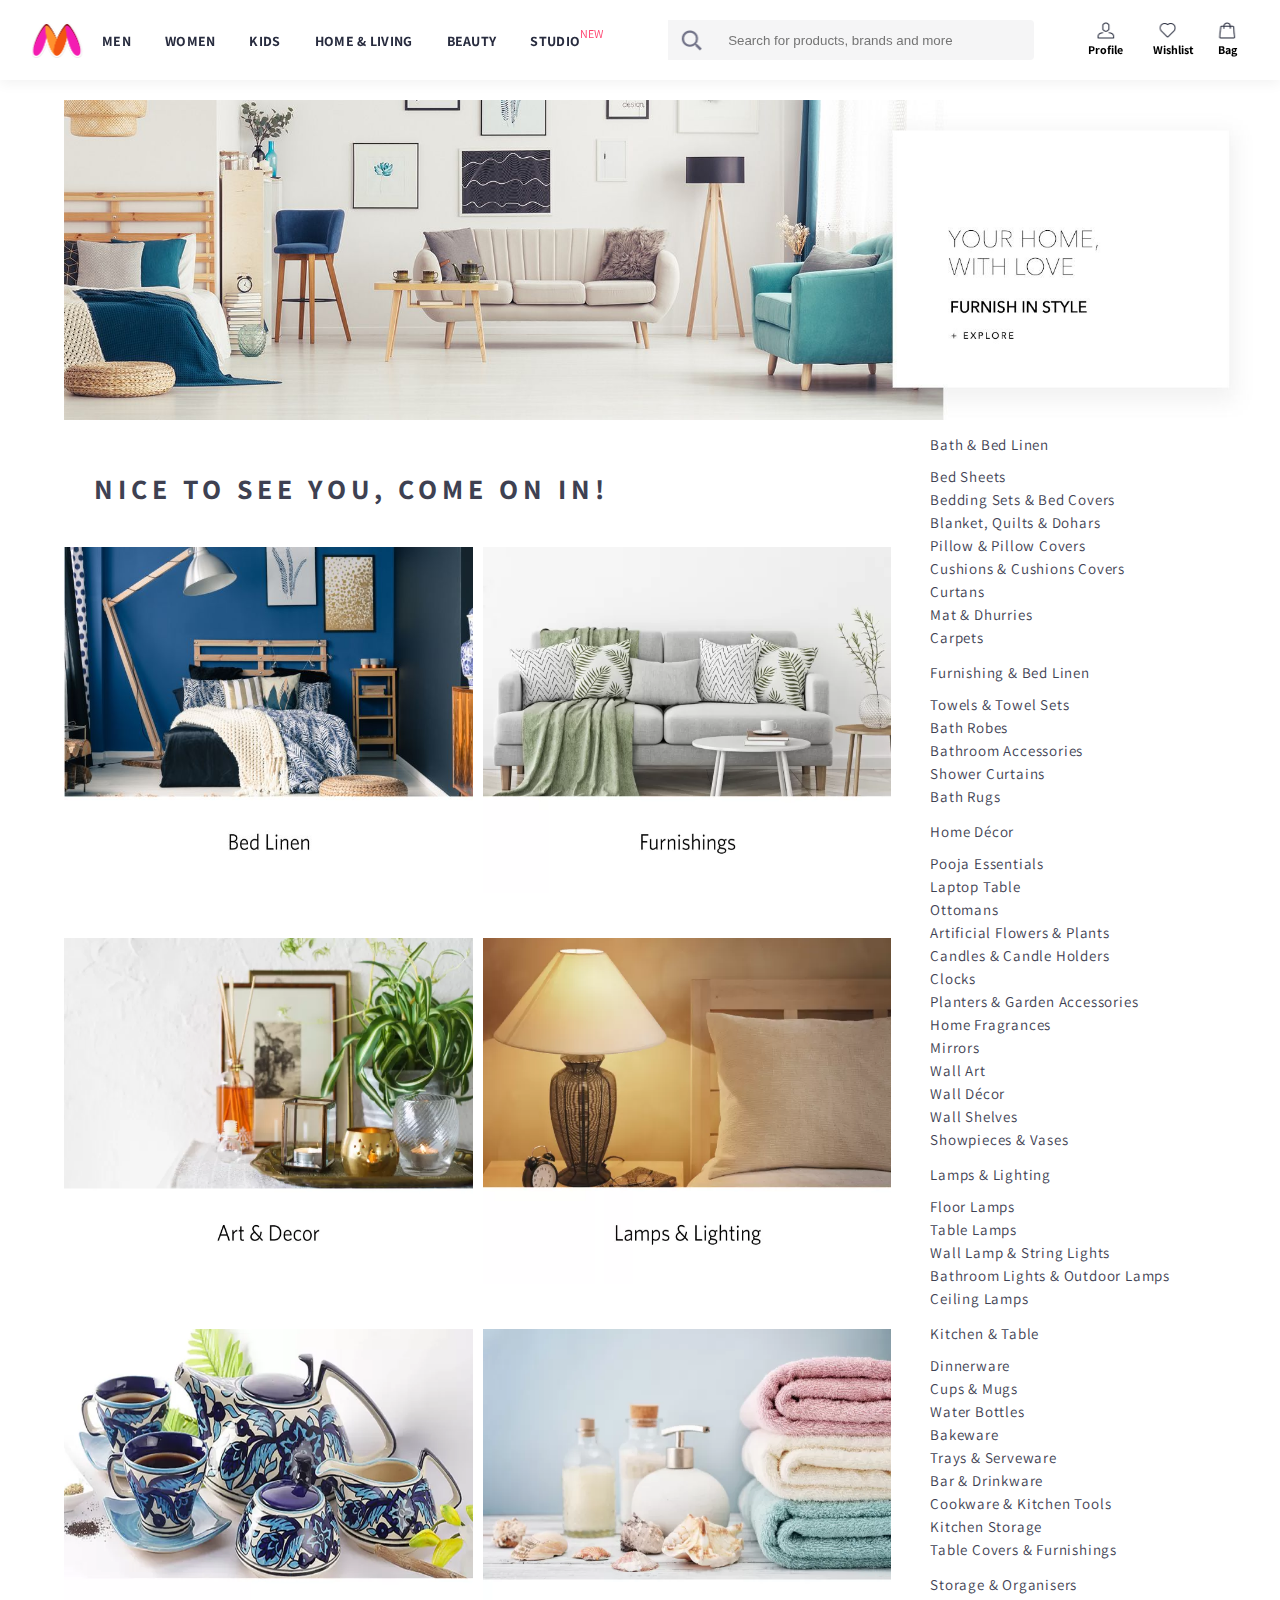
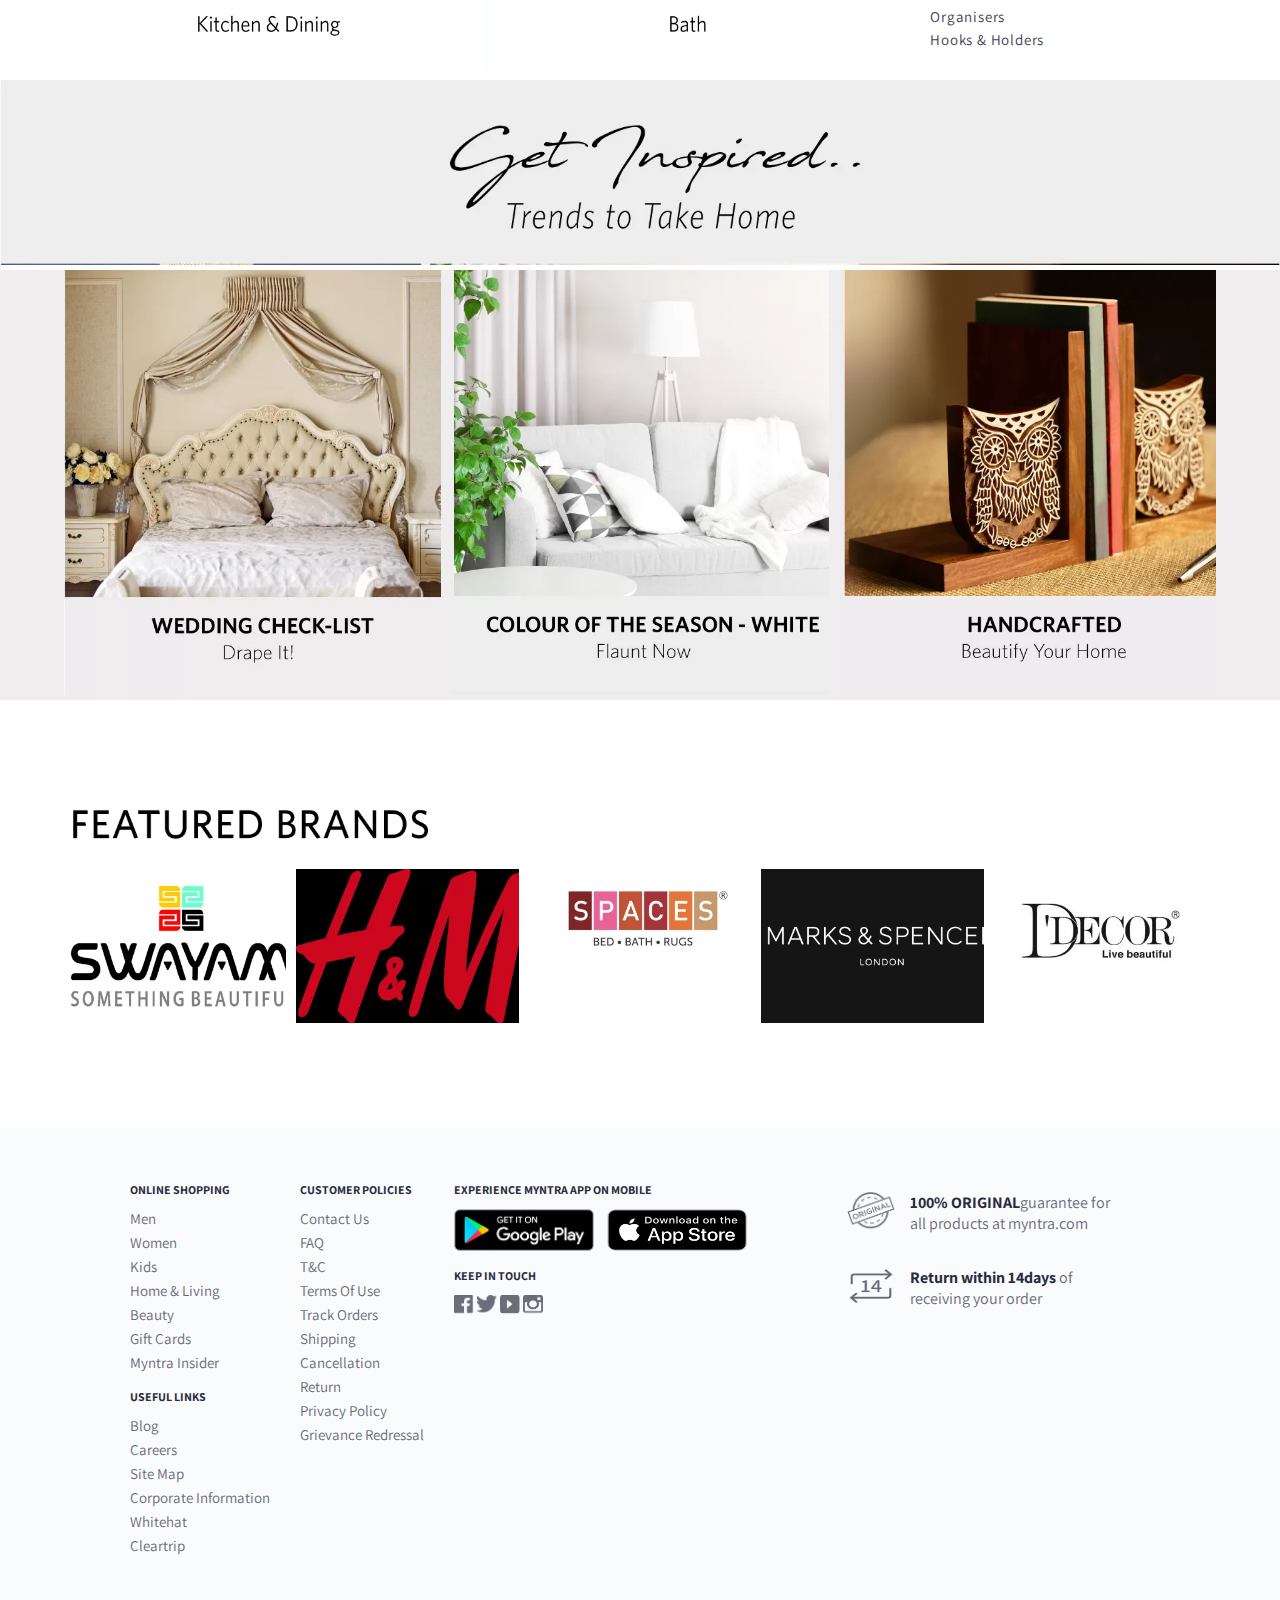
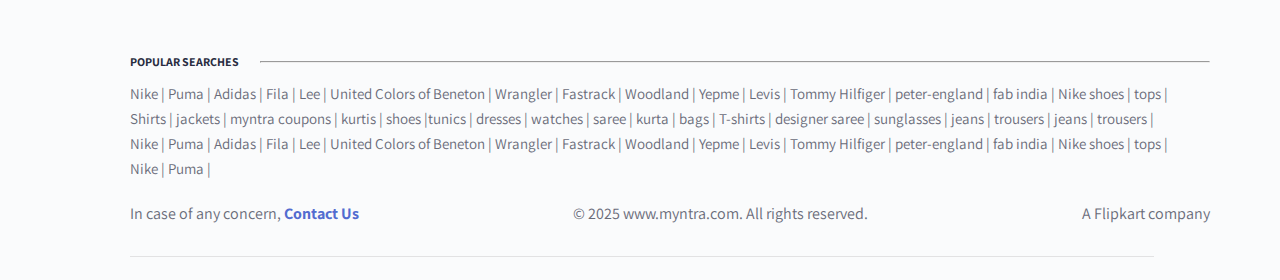
<file: home.html>
<!DOCTYPE html>
<html lang="en">

<head>
    <meta charset="UTF-8">
    <meta name="viewport" content="width=device-width, initial-scale=1.0">
    <title>Home and Living - Buy Interior Decoration</title>
    <link rel="stylesheet" href="css/style.css">
    <link rel="stylesheet" href="https://cdnjs.cloudflare.com/ajax/libs/font-awesome/6.7.2/css/all.min.css">

</head>

<body>
    <header class="myntrahead">
        <div class="myhead">

            <a href="index.html">
                <div class="myheadlogo"></div>
            </a>


            <div class="navbtns" style="flex-grow: 1;">
                <ul class="nav">
                    <li class="menmen"><a href="">men
                            <div class="menbar">

                                <div class="menbrc1">
                                    <div class="t1">
                                        <ul class="topwear">
                                            <li class="category-name"><a href="">Topwear</a></li>
                                            <li class="naveft"><a href="">T-Shirts</a></li>
                                            <li class="naveft"><a href="">Casual Shirts</a></li>
                                            <li class="naveft"><a href="">Formal Shirts</a></li>
                                            <li class="naveft"><a href="">Sweatshirts</a></li>
                                            <li class="naveft"><a href="">Sweaters</a></li>
                                            <li class="naveft"><a href="">Jackets</a></li>
                                            <li class="naveft"><a href="">Blazers & Coats</a></li>
                                            <li class="naveft"><a href="">Suits</a></li>
                                            <li class="naveft"><a href="">Rain Jackets</a></li>
                                        </ul>

                                    </div>

                                    <div class="hrline"></div>

                                    <div class="t2">
                                        <ul class="topwear">
                                            <li class="category-name"><a href="">Indian & Festive Wear</a></li>
                                            <li class="naveft"><a href="">Kurtas & Kurta sets</a></li>
                                            <li class="naveft"><a href="">Sherwanis</a></li>
                                            <li class="naveft"><a href="">Nehru Jackets</a></li>
                                            <li class="naveft"><a href="">Dhotis</a></li>

                                        </ul>
                                    </div>

                                </div>

                                <div class="menbrc2">
                                    <div class="t1">
                                        <ul class="topwear">
                                            <li class="category-name"><a href="">Bottomwear</a></li>
                                            <li class="naveft"><a href="">Jeans</a></li>
                                            <li class="naveft"><a href="">Casual Trousers</a></li>
                                            <li class="naveft"><a href="">Formal Trousers</a></li>
                                            <li class="naveft"><a href="">Shorts</a></li>
                                            <li class="naveft"><a href="">Track pants & Joggers</a></li>

                                        </ul>

                                    </div>

                                    <div class="hrline"></div>

                                    <div class="t2">
                                        <ul class="topwear">
                                            <li class="category-name"><a href="">Innerwear & Sleepwear</a></li>
                                            <li class="naveft"><a href="">Brief & Trunks</a></li>
                                            <li class="naveft"><a href="">Boxers </a></li>
                                            <li class="naveft"><a href="">Vests</a></li>
                                            <li class="naveft"><a href="">Sleepwear & loungewear</a></li>
                                            <li class="naveft"><a href="">Thermals</a></li>

                                        </ul>
                                    </div>

                                    <div class="hrline"></div>

                                    <div class="t2">
                                        <ul class="topwear">
                                            <li class="category-name"><a href="">Plus size</a></li>
                                        </ul>
                                    </div>



                                </div>

                                <div class="menbrc1">
                                    <div class="t1">
                                        <ul class="topwear">
                                            <li class="category-name"><a href="">Footwear</a></li>
                                            <li class="naveft"><a href="">Casual Shoes</a></li>
                                            <li class="naveft"><a href="">Sports Shoes</a></li>
                                            <li class="naveft"><a href="">Formal Shoes</a></li>
                                            <li class="naveft"><a href="">Sneakers</a></li>
                                            <li class="naveft"><a href="">Sandals & Floaters</a></li>
                                            <li class="naveft"><a href="">Flip Flops</a></li>
                                            <li class="naveft"><a href="">Socks</a></li>

                                        </ul>

                                    </div>

                                    <div class="hrline"></div>

                                    <div class="t2">
                                        <ul class="topwear">
                                            <li class="category-name"><a href="">Personal Care & Grooming</a></li>

                                        </ul>
                                    </div>

                                    <div class="t2">
                                        <ul class="topwear">
                                            <li class="category-name"><a href="">Sunglasses & Frames</a></li>

                                        </ul>
                                    </div>

                                    <div class="t2">
                                        <ul class="topwear">
                                            <li class="category-name"><a href="">Watches</a></li>

                                        </ul>
                                    </div>

                                </div>

                                <div class="menbrc2">
                                    <div class="t1">
                                        <ul class="topwear">
                                            <li class="category-name"><a href="">Sports & Active Wear</a></li>
                                            <li class="naveft"><a href="">Sports Shoes</a></li>
                                            <li class="naveft"><a href="">Sports Sandals</a></li>
                                            <li class="naveft"><a href="">Active T-Shirts</a></li>
                                            <li class="naveft"><a href="">Track pants & Shorts </a></li>
                                            <li class="naveft"><a href="">Tracksuits</a></li>
                                            <li class="naveft"><a href="">Jackets & Sweatshirts</a></li>
                                            <li class="naveft"><a href="">Sports Accesssories</a></li>
                                            <li class="naveft"><a href="">Swimwear</a></li>

                                        </ul>

                                    </div>

                                    <div class="hrline"></div>

                                    <div class="t2">
                                        <ul class="topwear">
                                            <li class="category-name"><a href="">Gadgets</a></li>
                                            <li class="naveft"><a href="">Smart Wearables</a></li>
                                            <li class="naveft"><a href="">Fitness Gadgets </a></li>
                                            <li class="naveft"><a href="">Headphones</a></li>
                                            <li class="naveft"><a href="">Speakeres</a></li>


                                        </ul>
                                    </div>





                                </div>


                                <div class="menbrc1">
                                    <div class="t1">
                                        <ul class="topwear">
                                            <li class="category-name"><a href="">Fashion Accesssories</a></li>

                                            <li class="naveft"><a href="">Welts</a></li>
                                            <li class="naveft"><a href="">Belts</a></li>
                                            <li class="naveft"><a href="">Perfumes & Body Mists</a></li>
                                            <li class="naveft"><a href="">Trimmers</a></li>
                                            <li class="naveft"><a href="">Deodorants</a></li>
                                            <li class="naveft"><a href="">Ties, Cufflinks & Pocket Squares</a></li>
                                            <li class="naveft"><a href="">Accessory Gift Sets</a></li>
                                            <li class="naveft"><a href="">Caps & Hats </a></li>
                                            <li class="naveft"><a href="">Mufflers, Scarves & Gloves</a></li>
                                            <li class="naveft"><a href="">Phone Cases</a></li>
                                            <li class="naveft"><a href="">Rings & Wristwear</a></li>
                                            <li class="naveft"><a href="">Helmets</a></li>
                                        </ul>

                                    </div>

                                    <div class="hrline"></div>

                                    <div class="t2">
                                        <ul class="topwear">
                                            <li class="category-name"><a href="">Personal Care & Grooming</a></li>

                                        </ul>
                                    </div>
                                    <div class="t2">
                                        <ul class="topwear">
                                            <li class="category-name"><a href="">Luggages & Trolleys</a></li>

                                        </ul>
                                    </div>

                                </div>

                            </div>
                        </a></li>
                    <li class="womenwomen"><a href="">women
                            <div class="menbar">

                                <div class="menbrc1">
                                    <div class="t1">
                                        <ul class="topwear">
                                            <li class="category-name category-namew"><a href="">Indian & Fusion Wear</a>
                                            </li>
                                            <li class="naveft"><a href="">Kurtas & Suits</a></li>
                                            <li class="naveft"><a href="">Kurtis, Tunics & Tops</a></li>
                                            <li class="naveft"><a href="">Sarees</a></li>
                                            <li class="naveft"><a href="">Ethnic Wear</a></li>
                                            <li class="naveft"><a href="">Leggings, Salwars & Churidars</a></li>
                                            <li class="naveft"><a href="">Skirts & Palazzos</a></li>
                                            <li class="naveft"><a href="">Dress Materials</a></li>
                                            <li class="naveft"><a href="">Lehenga Cholis</a></li>
                                            <li class="naveft"><a href="">Dupattas & Shawls</a></li>
                                            <li class="naveft"><a href="">Jackets</a></li>
                                        </ul>

                                    </div>

                                    <div class="hrline"></div>

                                    <div class="t2">
                                        <ul class="topwear">
                                            <li class="category-name category-namew""><a href="">Belts, Scarves & More</a></li>

                                    </ul>
                                </div>
                                <div class=" t2">
                                                <ul class="topwear">
                                                    <li class="category-name category-namew""><a href="">Watches & Wearables</a></li>

                                    </ul>
                                </div>

                            </div>

                            <div class=" menbrc2">
                                                        <div class="t1">
                                                            <ul class="topwear">
                                                                <li class="category-name category-namew"><a
                                                                        href="">Western Wear</a></li>
                                                                <li class="naveft"><a href="">Dresses</a></li>
                                                                <li class="naveft"><a href="">Tops</a></li>
                                                                <li class="naveft"><a href="">Tshirts</a></li>
                                                                <li class="naveft"><a href="">Jeans</a></li>
                                                                <li class="naveft"><a href="">Trouseres & Capries</a>
                                                                </li>
                                                                <li class="naveft"><a href="">Shorts & Skirts</a></li>
                                                                <li class="naveft"><a href="">Co-ords</a></li>
                                                                <li class="naveft"><a href="">Playsuits</a></li>
                                                                <li class="naveft"><a href="">Jumpsuits</a></li>
                                                                <li class="naveft"><a href="">Shrugs</a></li>
                                                                <li class="naveft"><a href="">Sweaters & Sweatshirts</a>
                                                                </li>
                                                                <li class="naveft"><a href="">Jackets & Coats</a></li>
                                                                <li class="naveft"><a href="">Blazers & Waistcoats</a>
                                                                </li>

                                                            </ul>

                                                        </div>

                                                        <div class="hrline"></div>

                                                        <div class="t2">
                                                            <ul class="topwear">
                                                                <li class="category-name category-namew"><a href="">Plus
                                                                        size</a></li>
                                                            </ul>
                                                        </div>



                                    </div>

                                    <div class="menbrc1">
                                        <div class="t1">
                                            <ul class="topwear">
                                                <li class="category-name category-namew"><a href="">Maternity</a></li>

                                            </ul>

                                        </div>
                                        <div class="t1">
                                            <ul class="topwear">
                                                <li class="category-name category-namew"><a href="">Sunglasses &
                                                        Frames</a></li>

                                            </ul>

                                        </div>


                                        <div class="t2">
                                            <ul class="topwear">
                                                <li class="category-name category-namew"><a href="">Footwear</a></li>
                                                <li class="naveft"><a href="">Flats</a></li>
                                                <li class="naveft"><a href="">Casual Shoes</a></li>
                                                <li class="naveft"><a href="">Heels</a></li>
                                                <li class="naveft"><a href="">Boots</a></li>
                                                <li class="naveft"><a href="">Sport Shoes & Floaters</a></li>


                                            </ul>
                                        </div>

                                        <div class="t2">
                                            <ul class="topwear">
                                                <li class="category-name category-namew"><a href="">Sports &
                                                        Activewear</a></li>
                                                <li class="naveft"><a href="">Clothing</a></li>
                                                <li class="naveft"><a href="">Footwear</a></li>
                                                <li class="naveft"><a href="">Sports Accessories</a></li>
                                                <li class="naveft"><a href="">Sports Equipment</a></li>


                                            </ul>
                                        </div>



                                    </div>

                                    <div class="menbrc2">
                                        <div class="t1">
                                            <ul class="topwear">
                                                <li class="category-name category-namew"><a href="">Lingerie &
                                                        Sleepwear</a></li>
                                                <li class="naveft"><a href="">Bra</a></li>
                                                <li class="naveft"><a href="">Briefs</a></li>
                                                <li class="naveft"><a href="">Shapewear</a></li>
                                                <li class="naveft"><a href="">Shapewear & Loungewear </a></li>
                                                <li class="naveft"><a href="">Swimwear</a></li>
                                                <li class="naveft"><a href="">Camisoles & Thermals</a></li>


                                            </ul>

                                        </div>

                                        <div class="hrline"></div>

                                        <div class="t2">
                                            <ul class="topwear">
                                                <li class="category-name category-namew"><a href="">Beauty & Personal
                                                        Care</a></li>
                                                <li class="naveft"><a href="">Make up</a></li>
                                                <li class="naveft"><a href="">Skincare </a></li>
                                                <li class="naveft"><a href="">Premium Beauty</a></li>
                                                <li class="naveft"><a href="">Lipsticks</a></li>
                                                <li class="naveft"><a href="">Fragrances</a></li>


                                            </ul>
                                        </div>





                                    </div>


                                    <div class="menbrc1">
                                        <div class="t1">
                                            <ul class="topwear">
                                                <li class="category-name category-namew"><a href="">Gadgets</a></li>

                                                <li class="naveft"><a href="">Smart Wearables</a></li>
                                                <li class="naveft"><a href="">Fitness Gadgets</a></li>
                                                <li class="naveft"><a href="">Headphones</a></li>
                                                <li class="naveft"><a href="">Speakers</a></li>

                                            </ul>

                                        </div>

                                        <div class="hrline"></div>

                                        <div class="t2">
                                            <ul class="topwear">
                                                <li class="category-name category-namew"><a href="">Jewellery</a></li>
                                                <li class="naveft"><a href="">Fashion Jewellery</a></li>
                                                <li class="naveft"><a href="">Fine Jewellery</a></li>
                                                <li class="naveft"><a href="">Earrings</a></li>

                                            </ul>
                                        </div>
                                        <div class="hrline"></div>
                                        <div class="t2">
                                            <ul class="topwear">
                                                <li class="category-name category-namew"><a href="">Backpacks</a></li>

                                            </ul>
                                        </div>
                                        <div class="t2">
                                            <ul class="topwear">
                                                <li class="category-name category-namew"><a href="">Handbags,Bags &
                                                        Wallets</a></li>

                                            </ul>
                                        </div>
                                        <div class="t2">
                                            <ul class="topwear">
                                                <li class="category-name category-namew"><a href="">Lugages &
                                                        Trolleys</a></li>

                                            </ul>
                                        </div>

                                    </div>

                                </div>

                        </a></li>
                    <li class="kidkid"><a href="">kids
                            <div class="menbar">

                                <div class="menbrc1">
                                    <div class="t1">
                                        <ul class="topwear">
                                            <li class="category-name category-namek"><a href="">Boys Clothing</a></li>
                                            <li class="naveft"><a href="">TShirts</a></li>
                                            <li class="naveft"><a href="">Shirts</a></li>
                                            <li class="naveft"><a href="">Shorts</a></li>
                                            <li class="naveft"><a href="">Jeans</a></li>
                                            <li class="naveft"><a href="">Trousers</a></li>
                                            <li class="naveft"><a href="">Clothing Sets</a></li>
                                            <li class="naveft"><a href="">Ethnic Wear</a></li>
                                            <li class="naveft"><a href="">Track Pants & Pyjamas</a></li>
                                            <li class="naveft"><a href="">Jackets, Sweaters & Sweatshirts</a></li>
                                            <li class="naveft"><a href="">Partywear</a></li>
                                            <li class="naveft"><a href="">Innerwear & Thermals</a></li>
                                            <li class="naveft"><a href="">Nightwear & Loungewear</a></li>
                                            <li class="naveft"><a href="">Value Packs</a></li>
                                        </ul>

                                    </div>

                                </div>

                                <div class="menbrc2">
                                    <div class="t1">
                                        <ul class="topwear">
                                            <li class="category-name category-namek"><a href="">Girls Clothing</a></li>
                                            <li class="naveft"><a href="">Dresses</a></li>
                                            <li class="naveft"><a href="">Tops</a></li>
                                            <li class="naveft"><a href="">Tshirts</a></li>
                                            <li class="naveft"><a href="">Clothing Sets</a></li>
                                            <li class="naveft"><a href="">Lahenga choli</a></li>
                                            <li class="naveft"><a href="">Kurta Sets</a></li>
                                            <li class="naveft"><a href="">Party wear</a></li>
                                            <li class="naveft"><a href="">Dungarees & Jumpsuits</a></li>
                                            <li class="naveft"><a href="">Skirts & shorts</a></li>
                                            <li class="naveft"><a href="">Tights & Leggings</a></li>
                                            <li class="naveft"><a href="">Jeans, Trousers & Capris</a></li>
                                            <li class="naveft"><a href="">Jacket, Sweater & Sweatshirts</a></li>
                                            <li class="naveft"><a href="">Innerwear & Thermals</a></li>
                                            <li class="naveft"><a href="">Nightwear & Loungewear</a></li>
                                            <li class="naveft"><a href="">Value Packs</a></li>

                                        </ul>

                                    </div>

                                </div>

                                <div class="menbrc1">
                                    <div class="t1">
                                        <ul class="topwear">
                                            <li class="category-name category-namek"><a href="">Footwear</a></li>
                                            <li class="naveft"><a href="">Casual Shoes</a></li>
                                            <li class="naveft"><a href="">Flipflops</a></li>
                                            <li class="naveft"><a href="">Sports Shoes</a></li>
                                            <li class="naveft"><a href="">Flats</a></li>
                                            <li class="naveft"><a href="">Sandals</a></li>
                                            <li class="naveft"><a href="">Hells </a></li>
                                            <li class="naveft"><a href="">School Shoes</a></li>
                                            <li class="naveft"><a href="">Socks</a></li>

                                        </ul>

                                    </div>
                                    <div class="hrline"></div>
                                    <div class="t1">
                                        <ul class="topwear">
                                            <li class="category-name category-namek"><a href="">Toys & Games</a></li>
                                            <li class="naveft"><a href="">Learning & Development</a></li>
                                            <li class="naveft"><a href="">Activity Toys</a></li>
                                            <li class="naveft"><a href="">Soft Toys</a></li>
                                            <li class="naveft"><a href="">Action Figure/Play set</a></li>

                                        </ul>

                                    </div>



                                </div>

                                <div class="menbrc2">
                                    <div class="t1">
                                        <ul class="topwear">
                                            <li class="category-name category-namek"><a href="">Infants</a></li>
                                            <li class="naveft"><a href="">Bodysuits</a></li>
                                            <li class="naveft"><a href="">Bodysuits</a></li>
                                            <li class="naveft"><a href="">Rompers & Sleepsuits</a></li>
                                            <li class="naveft"><a href="">Clothing Sets </a></li>
                                            <li class="naveft"><a href="">Tshirts & Tops</a></li>
                                            <li class="naveft"><a href="">Dresses </a></li>
                                            <li class="naveft"><a href="">Bottom wear</a></li>
                                            <li class="naveft"><a href="">Winter wear </a></li>
                                            <li class="naveft"><a href="">Innerwear & Sleepwear </a></li>
                                            <li class="naveft"><a href="">Infant Care</a></li>


                                        </ul>

                                    </div>

                                    <div class="hrline"></div>

                                    <div class="t2">
                                        <ul class="topwear">
                                            <li class="category-name category-namek"><a href="home.html">Home & Bath</a>
                                            </li>
                                        </ul>
                                    </div>

                                    <div class="t2">
                                        <ul class="topwear">
                                            <li class="category-name category-namek"><a href="">Personal Care</a></li>
                                        </ul>
                                    </div>





                                </div>


                                <div class="menbrc1">
                                    <div class="t1">
                                        <ul class="topwear">
                                            <li class="category-name category-namek"><a href="">Kids Accesssories</a>
                                            </li>
                                            <li class="naveft"><a href="">Bags & Backpacks </a></li>
                                            <li class="naveft"><a href="">Watches </a></li>
                                            <li class="naveft"><a href="">Jewellery & Hair Accessory</a></li>
                                            <li class="naveft"><a href="">Sunglasses</a></li>
                                            <li class="naveft"><a href="">Masks & Protective Gears</a></li>
                                            <li class="naveft"><a href="">Caps & Hats</a></li>

                                        </ul>

                                    </div>

                                    <div class="hrline"></div>

                                    <div class="t2">
                                        <ul class="topwear">
                                            <li class="category-name category-namek"><a href="">Brands</a></li>
                                            <li class="naveft"><a href="">H&M </a></li>
                                            <li class="naveft"><a href="">Max Kids </a></li>
                                            <li class="naveft"><a href="">Pantaloons</a></li>
                                            <li class="naveft"><a href="">United Colors Of Benetton Kids</a></li>
                                            <li class="naveft"><a href="">YK</a></li>
                                            <li class="naveft"><a href="">U.S. Polo Assn. Kids</a></li>
                                            <li class="naveft"><a href="">Mothercare</a></li>
                                            <li class="naveft"><a href="">HRX</a></li>

                                        </ul>
                                    </div>


                                </div>

                            </div>
                        </a></li>
                    <li class="homehome"><a href="">home & living
                            <div class="menbar">

                                <div class="menbrc1">
                                    <div class="t1">
                                        <ul class="topwear">
                                            <li class="category-name category-nameh"><a href="">Bed Linen &
                                                    Furnishing</a></li>
                                            <li class="naveft"><a href="">Bed Runners</a></li>
                                            <li class="naveft"><a href="">Mattress Protectors</a></li>
                                            <li class="naveft"><a href="">Bedsheets</a></li>
                                            <li class="naveft"><a href="">Bedding Sets</a></li>
                                            <li class="naveft"><a href="">Blankets, Quilts & Dohars</a></li>
                                            <li class="naveft"><a href="">Pillows & Pillow Covers</a></li>
                                            <li class="naveft"><a href="">Bed Covers</a></li>
                                            <li class="naveft"><a href="">Diwan Sets</a></li>
                                            <li class="naveft"><a href="">Chair Pads & Covers</a></li>
                                            <li class="naveft"><a href="">Sofa Coversr</a></li>

                                        </ul>

                                    </div>
                                    <div class="hrline"></div>

                                    <div class="t1">
                                        <ul class="topwear">
                                            <li class="category-name category-nameh"><a href="">Flooring</a></li>
                                            <li class="naveft"><a href="">Floor Runners</a></li>
                                            <li class="naveft"><a href="">Carpets</a></li>
                                            <li class="naveft"><a href="">Floor Mats & Dhurries</a></li>
                                            <li class="naveft"><a href="">Door Mats</a></li>

                                        </ul>

                                    </div>


                                </div>

                                <div class="menbrc2">
                                    <div class="t1">
                                        <ul class="topwear">
                                            <li class="category-name category-nameh"><a href="">Bath</a></li>
                                            <li class="naveft"><a href="">Bath Towels</a></li>
                                            <li class="naveft"><a href="">Hand & Face Towels</a></li>
                                            <li class="naveft"><a href="">Beach Towels</a></li>
                                            <li class="naveft"><a href="">Towels Set </a></li>
                                            <li class="naveft"><a href=""> Bath Rugs</a></li>
                                            <li class="naveft"><a href="">Bath Robes</a></li>
                                            <li class="naveft"><a href="">Bathroom Accessories</a></li>
                                            <li class="naveft"><a href="">Shower Curtains</a></li>
                                        </ul>

                                    </div>

                                    <div class="hrline"></div>

                                    <div class="t1">
                                        <ul class="topwear">
                                            <li class="category-name category-nameh"><a href="">Lamps & Lighting</a>
                                            </li>
                                            <li class="naveft"><a href="">Floor Lamps</a></li>
                                            <li class="naveft"><a href="">Ceiling Lamps</a></li>
                                            <li class="naveft"><a href="">Table Lamps</a></li>
                                            <li class="naveft"><a href="">Wall Lamps</a></li>
                                            <li class="naveft"><a href="">Outdoor Lamps</a></li>
                                            <li class="naveft"><a href="">String Lights</a></li>

                                        </ul>

                                    </div>

                                </div>

                                <div class="menbrc1">
                                    <div class="t1">
                                        <ul class="topwear">
                                            <li class="category-name category-nameh"><a href="">Home Décor</a></li>
                                            <li class="naveft"><a href="">Plants & Planters</a></li>
                                            <li class="naveft"><a href="">Aromas & Candles</a></li>
                                            <li class="naveft"><a href="">Clocks</a></li>
                                            <li class="naveft"><a href="">Mirrors</a></li>
                                            <li class="naveft"><a href="">Wall Décor</a></li>
                                            <li class="naveft"><a href="">Festive Decor </a></li>
                                            <li class="naveft"><a href="">Pooja Essentials</a></li>
                                            <li class="naveft"><a href="">Wall Shelves</a></li>
                                            <li class="naveft"><a href="">Fountains</a></li>
                                            <li class="naveft"><a href="">Showpieces & Vases</a></li>
                                            <li class="naveft"><a href="">Ottoman</a></li>

                                        </ul>

                                    </div>
                                    <div class="hrline"></div>
                                    <div class="t1">
                                        <ul class="topwear">
                                            <li class="category-name category-nameh"><a href="">Cushions & Cushion
                                                    Covers</a></li>

                                        </ul>

                                    </div>
                                    <div class="t1">
                                        <ul class="topwear">
                                            <li class="category-name category-nameh"><a href="">Curtains</a></li>

                                        </ul>

                                    </div>



                                </div>

                                <div class="menbrc2">
                                    <div class="t1">
                                        <ul class="topwear">
                                            <li class="category-name category-nameh"><a href="">Furniture</a></li>

                                        </ul>

                                    </div>

                                    <div class="t2">
                                        <ul class="topwear">
                                            <li class="category-name category-nameh"><a href="">Home Gift Sets</a></li>
                                        </ul>
                                    </div>

                                    <div class="t2">
                                        <ul class="topwear">
                                            <li class="category-name category-nameh"><a href="">Kitchen & Table</a></li>
                                            <li class="naveft"><a href="">Table Runners</a></li>
                                            <li class="naveft"><a href="">Dinnerware & Serveware</a></li>
                                            <li class="naveft"><a href="">Cups and Mugs</a></li>
                                            <li class="naveft"><a href="">Bakeware & Cookware</a></li>
                                            <li class="naveft"><a href="">Kitchen Storage & Tools</a></li>
                                            <li class="naveft"><a href="">Bar & Drinkware</a></li>
                                            <li class="naveft"><a href="">Table Covers & Furnishings</a></li>

                                        </ul>
                                    </div>





                                </div>


                                <div class="menbrc1">
                                    <div class="t1">
                                        <ul class="topwear">
                                            <li class="category-name category-nameh"><a href="">Storage</a>
                                            </li>
                                            <li class="naveft"><a href="">Bins </a></li>
                                            <li class="naveft"><a href="">Hangers</a></li>
                                            <li class="naveft"><a href="">Organisers</a></li>
                                            <li class="naveft"><a href="">Hooks & Holders</a></li>
                                            <li class="naveft"><a href="">Laundry Bags</a></li>

                                        </ul>

                                    </div>



                                </div>

                            </div>
                        </a></li>
                    <li class="beautybeauty"><a href="">beauty
                            <div class="menbar">

                                <div class="menbrc1">
                                    <div class="t1">
                                        <ul class="topwear">
                                            <li class="category-name category-nameb"><a href="">Makeup</a></li>
                                            <li class="naveft"><a href="">Lipsticks</a></li>
                                            <li class="naveft"><a href="">Lip Gloss</a></li>
                                            <li class="naveft"><a href="">Lip Liner</a></li>
                                            <li class="naveft"><a href="">Mascara</a></li>
                                            <li class="naveft"><a href="">Eye Liner</a></li>
                                            <li class="naveft"><a href="">Kajal</a></li>
                                            <li class="naveft"><a href="">Eye Shadow</a></li>
                                            <li class="naveft"><a href="">Foundation</a></li>
                                            <li class="naveft"><a href="">Primer</a></li>
                                            <li class="naveft"><a href="">Concealer</a></li>
                                            <li class="naveft"><a href="">Compact</a></li>
                                            <li class="naveft"><a href="">Nail Polish</a></li>

                                        </ul>

                                    </div>



                                </div>

                                <div class="menbrc2">
                                    <div class="t1">
                                        <ul class="topwear">
                                            <li class="category-name category-nameb"><a href="">Skincare, Bath &
                                                    Body</a></li>
                                            <li class="naveft"><a href="">Face Moisturiser</a></li>
                                            <li class="naveft"><a href="">Cleanser</a></li>
                                            <li class="naveft"><a href="">Masks & Peel</a></li>
                                            <li class="naveft"><a href="">Sunscreen </a></li>
                                            <li class="naveft"><a href="">Serum</a></li>
                                            <li class="naveft"><a href="">Face Wash</a></li>
                                            <li class="naveft"><a href="">Eye Cream</a></li>
                                            <li class="naveft"><a href="">Lip Balm</a></li>
                                            <li class="naveft"><a href="">Body Lotion</a></li>
                                            <li class="naveft"><a href="">Body Wash</a></li>
                                            <li class="naveft"><a href="">Body Scrub</a></li>
                                            <li class="naveft"><a href="">Hand Cream</a></li>
                                        </ul>

                                    </div>

                                </div>

                                <div class="menbrc1">
                                    <div class="t1">
                                        <ul class="topwear">
                                            <li class="category-name category-nameb"><a href="">Hair Care</a></li>
                                            <li class="naveft"><a href="">Shampoo</a></li>
                                            <li class="naveft"><a href="">Hair Conditioner</a></li>
                                            <li class="naveft"><a href="">Hair Cream</a></li>
                                            <li class="naveft"><a href="">Hair Oil</a></li>
                                            <li class="naveft"><a href="">Hair Gel</a></li>
                                            <li class="naveft"><a href="">Hair Color</a></li>
                                            <li class="naveft"><a href="">Hair Serum</a></li>
                                            <li class="naveft"><a href="">Hair Accessory</a></li>

                                        </ul>

                                    </div>

                                    <div class="hrline"></div>
                                    <div class="t1">
                                        <ul class="topwear">
                                            <li class="category-name category-nameb"><a href="">Fragrances</a></li>
                                            <li class="naveft"><a href="">Perfumes</a></li>
                                            <li class="naveft"><a href="">Deodorants</a></li>
                                            <li class="naveft"><a href="">Body Mist</a></li>
                                        </ul>

                                    </div>

                                </div>

                                <div class="menbrc2">
                                    <div class="t1">
                                        <ul class="topwear">
                                            <li class="category-name category-nameb"><a href="">Appliances</a></li>
                                            <li class="naveft"><a href="">Hair Straightener</a></li>
                                            <li class="naveft"><a href="">Hair Dryer</a></li>
                                            <li class="naveft"><a href="">Epilator</a></li>
                                        </ul>

                                    </div>
                                    <div class="hrline"></div>
                                    <div class="t2">
                                        <ul class="topwear">
                                            <li class="category-name category-nameb"><a href="">Men's Grooming</a></li>
                                            <li class="naveft"><a href="">Trimmers</a></li>
                                            <li class="naveft"><a href="">Beard Oil</a></li>
                                            <li class="naveft"><a href="">Hair Wax</a></li>

                                        </ul>
                                    </div>
                                    <div class="hrline"></div>
                                    <div class="t2">
                                        <ul class="topwear">
                                            <li class="category-name category-nameb"><a href="">Beauty Gift & Makeup
                                                    Set</a></li>

                                            <li class="naveft"><a href="">Beauty Gift</a></li>
                                            <li class="naveft"><a href="">Makeup Kit</a></li>

                                        </ul>
                                    </div>
                                    <div class="hrline"></div>

                                    <div class="t2">
                                        <ul class="topwear">
                                            <li class="category-name category-nameb"><a href="">Premium Beauty</a></li>

                                        </ul>
                                    </div>

                                    <div class="t2">
                                        <ul class="topwear">
                                            <li class="category-name category-nameb"><a href="">Wellness & Hygiene</a>
                                            </li>

                                        </ul>
                                    </div>





                                </div>


                                <div class="menbrc1">
                                    <div class="t1">
                                        <ul class="topwear">
                                            <li class="category-name category-nameb"><a href="">Top Brands</a>
                                            </li>
                                            <li class="naveft"><a href="">Lakme</a></li>
                                            <li class="naveft"><a href="">Maybelline</a></li>
                                            <li class="naveft"><a href="">LOreal</a></li>
                                            <li class="naveft"><a href="">Philips</a></li>
                                            <li class="naveft"><a href="">Bath & Body Works</a></li>
                                            <li class="naveft"><a href="">THE BODY SHOP</a></li>
                                            <li class="naveft"><a href="">Biotique</a></li>
                                            <li class="naveft"><a href="">Mamaearth</a></li>
                                            <li class="naveft"><a href="">MCaffeine</a></li>
                                            <li class="naveft"><a href="">Nivea</a></li>
                                            <li class="naveft"><a href="">Lotus Herbals</a></li>
                                            <li class="naveft"><a href="">LOreal Professionnel</a></li>
                                            <li class="naveft"><a href="">KAMA AYURVEDA</a></li>
                                            <li class="naveft"><a href="">M.A.C</a></li>
                                            <li class="naveft"><a href="">Forest Essentials</a></li>


                                        </ul>

                                    </div>



                                </div>

                            </div>



                        </a></li>
                    <li class="zzzz"><a href="">studio</a> <span>NEW</span> </li>

                </ul>
            </div>

            <div class="righ-side-myntra">
                <div class="mysrchbar">

                    <span></span>
                    <input type="text" placeholder="Search for products, brands and more">

                </div>


                <div class="myrightbar">
                    <div class="profile">
                        <span class="ps"></span>
                        <span class="sss">Profile</span>
                    </div>

                    <div class="profile">
                        <span class="pw"></span>
                        <span class="sss">Wishlist</span>
                    </div>

                    <div class="profile">
                        <span class="pb"></span>
                        <span class="sss">Bag</span>
                    </div>

                </div>

            </div>

        </div>
    </header>

    <div class="home-baner">
        <!-- <img src="images/eff01060-f706-468d-b97c-95cdf43174f91528443826867-Desktop-Home-Banner.jpg" alt=""> -->
        <div></div>

    </div>



    <div class="main-home">






        <section class="home-img">

        </section>

        <div class="mainsectionimp">
            <div class="sectionimp1">

                <section class="nice-to-see">
                    <h4>NICE TO SEE YOU, COME ON IN!</h4>
                    <div class="niceimg">

                        <div class="niceimg1"><img src="images/11517563660020-bed.jpg" width="100%" height="346px"
                                alt=""></div>
                        <div class="niceimg1"><img src="images/11517563782565-furnishings (1).webp" width="100%"
                                height="346px" alt=""></div>

                    </div>
                    <div class="niceimg">

                        <div class="niceimg1"><img src="images/artdecor.webp" width="100%" height="346px" alt=""></div>
                        <div class="niceimg1"><img src="images/lamplight.webp" width="100%" height="346px" alt=""></div>

                    </div>

                    <div class="niceimg">

                        <div class="niceimg1"><img src="images/kitchendine.webp" width="100%" height="346px" alt="">
                        </div>
                        <div class="niceimg1"><img src="images/bath.webp" width="100%" height="346px" alt=""></div>

                    </div>
                </section>

            </div>
            <div class="sectionimp2">





                <li style="padding-left: 36px; ">Bath & Bed Linen </li>
                <ul>
                    <li><a href="">Bed Sheets</a></li>
                    <li><a href="">Bedding Sets & Bed Covers</a></li>
                    <li><a href="">Blanket, Quilts & Dohars</a></li>
                    <li><a href="">Pillow & Pillow Covers</a></li>
                    <li><a href="">Cushions & Cushions Covers</a></li>
                    <li><a href="">Curtans</a></li>
                    <li><a href="">Mat & Dhurries</a></li>
                    <li><a href="">Carpets</a></li>
                </ul>


                <li style="padding-left: 36px; padding-top: 15px;"><a href="">Furnishing & Bed Linen</a></li>
                <ul>
                    <li><a href="">Towels & Towel Sets</a></li>
                    <li><a href="">Bath Robes</a></li>
                    <li><a href="">Bathroom Accessories</a></li>
                    <li><a href="">Shower Curtains</a></li>
                    <li><a href="">Bath Rugs</a></li>

                </ul>


                <li style="padding-left: 36px; padding-top: 15px;"><a href="">Home Décor</a></li>
                <ul>
                    <li><a href="">Pooja Essentials</a></li>
                    <li><a href="">Laptop Table</a></li>
                    <li><a href="">Ottomans</a></li>
                    <li><a href="">Artificial Flowers & Plants</a></li>
                    <li><a href="">Candles & Candle Holders</a></li>
                    <li><a href="">Clocks</a></li>
                    <li><a href="">Planters & Garden Accessories</a></li>
                    <li><a href="">Home Fragrances</a></li>
                    <li><a href="">Mirrors</a></li>
                    <li><a href="">Wall Art</a></li>
                    <li><a href="">Wall Décor</a></li>
                    <li><a href="">Wall Shelves</a></li>
                    <li><a href="">Showpieces & Vases</a></li>


                </ul>


                <li style="padding-left: 36px; padding-top: 15px;"><a href="">Lamps & Lighting</a></li>
                <ul>

                    <li><a href="">Floor Lamps</a></li>
                    <li><a href="">Table Lamps</a></li>
                    <li><a href="">Wall Lamp & String Lights</a></li>
                    <li><a href="">Bathroom Lights & Outdoor Lamps</a></li>
                    <li><a href="">Ceiling Lamps</a></li>



                </ul>

                <li style="padding-left: 36px; padding-top: 15px;"><a href="">Kitchen & Table</a></li>
                <ul>

                    <li><a href="">Dinnerware</a></li>
                    <li><a href="">Cups & Mugs</a></li>
                    <li><a href="">Water Bottles</a></li>
                    <li><a href="">Bakeware</a></li>
                    <li><a href="">Trays & Serveware</a></li>
                    <li><a href="">Bar & Drinkware</a></li>
                    <li><a href="">Cookware & Kitchen Tools</a></li>
                    <li><a href="">Kitchen Storage</a></li>
                    <li><a href="">Table Covers & Furnishings</a></li>



                </ul>


                <li style="padding-left: 36px; padding-top: 15px;"><a href="">Storage & Organisers</a></li>
                <ul>

                    <li><a href="">Organisers</a></li>
                    <li><a href="">Hooks & Holders</a></li>




                </ul>


            </div>
        </div>



    </div>

    <div class="getinspired">
        <picture>
            <img width="100%" height="185px" src="images/getinspired.webp" alt="">
        </picture>
        <div class="getinsimg" style="background-color: rgb(239, 237, 237);">
            <div class="main-home">
                <div class="niceimg">
                    <div class="niceimg1"><img src="images/11517485441956-Wedding-checklist (1).webp" width="401px"
                            height="425px" alt=""></div>
                    <div class="niceimg1"><img src="images/colourof.webp" width="401px" height="425px" alt=""></div>
                    <div class="niceimg1"><img src="images/handcraf.webp" width="401px" height="425px" alt=""></div>


                </div>
            </div>

        </div>
    </div>

    <div class="main-home">
        <img src="images/featuredband.webp" width="1280px" height="164px" alt="">
        <div class="niceimg">
            <div class="niceimg1"><img src="images/swayam.webp" width="238px" alt=""></div>
            <div class="niceimg1"><img src="images/h7m.webp" width="238px" alt=""></div>
            <div class="niceimg1"><img src="images/spaces.webp" width="238px" alt=""></div>
            <div class="niceimg1"><img src="images/markssp.webp" width="238px" alt=""></div>
            <div class="niceimg1"><img src="images/decor.webp" width="238px" alt=""></div>


        </div>
    </div>



    <div class="myntrafoothome">
        <div class="myntraffootone">
            <div class="onfoot">
                <ul>
                    <li class="onfootheading"><a href="">Online shopping </a></li>
                </ul>
                <ul class="aonfoot">
                    <li><a href="">Men</a></li>
                    <li><a href="">Women</a></li>
                    <li><a href="">Kids</a></li>
                    <li><a href="">Home & Living</a></li>
                    <li><a href="">Beauty</a></li>
                    <li><a href="">Gift Cards</a></li>
                    <li><a href="">Myntra Insider</a></li>
                </ul>

                <ul>
                    <li class="onfootheading"><a href="">Useful links </a></li>
                </ul>
                <ul class="aonfoot">
                    <li><a href="">Blog</a></li>
                    <li><a href="">Careers</a></li>
                    <li><a href="">Site Map</a></li>
                    <li><a href="">Corporate Information</a></li>
                    <li><a href="">Whitehat</a></li>
                    <li><a href="">Cleartrip</a></li>

                </ul>
            </div>
            <div class="onfoot">
                <ul>
                    <li class="onfootheading"><a href="">Customer Policies </a></li>
                </ul>
                <ul class="aonfoot">
                    <li><a href="">Contact Us</a></li>
                    <li><a href="">FAQ</a></li>
                    <li><a href="">T&C</a></li>
                    <li><a href="">Terms Of Use</a></li>
                    <li><a href="">Track Orders</a></li>
                    <li><a href="">Shipping</a></li>
                    <li><a href="">Cancellation</a></li>
                    <li><a href="">Return</a></li>
                    <li><a href="">Privacy Policy</a></li>
                    <li><a href="">Grievance Redressal</a></li>

                </ul>


            </div>

            <div class="onfoot">
                <ul>
                    <li class="onfootheading"><a href="">EXPERIENCE MYNTRA APP ON MOBILE</a></li>
                </ul>
                <span class="playstore" style="margin-right: 10px;"><img
                        src="images/80cc455a-92d2-4b5c-a038-7da0d92af33f1539674178924-google_play.png" alt=""></span>
                <span class="playstore"><img
                        src="images/bc5e11ad-0250-420a-ac71-115a57ca35d51539674178941-apple_store.png" alt=""></span>
                <ul>
                    <li class="onfootheading"><a href="">KEEP in touch</a></li>
                </ul>
                <span class="social-icon">
                    <img src="images/d2bec182-bef5-4fab-ade0-034d21ec82e31574604275433-fb.png" alt="">
                    <img src="images/f10bc513-c5a4-490c-9a9c-eb7a3cc8252b1574604275383-twitter.png" alt="">
                    <img src="images/a7e3c86e-566a-44a6-a733-179389dd87111574604275355-yt.png" alt="">
                    <img src="images/b4fcca19-5fc1-4199-93ca-4cae3210ef7f1574604275408-insta.png" alt="">
                </span>


            </div>

            <div class="origimgtxt">

                <div class="footerimgt">
                    <div class="footoriginalimg">
                        <img src="images/6c3306ca-1efa-4a27-8769-3b69d16948741574602902452-original.png" alt="">
                    </div>
                    <div class="footoriginaltxt">
                        <strong style="color: #282c3f;">
                            100% ORIGINAL</strong>guarantee for
                        <p>all products at myntra.com</p>
                    </div>
                </div>



                <div class="footerimgt">
                    <div class="footoriginalimg">
                        <img src="images/becb1b16-86cc-4e78-bdc7-7801c17947831684737106127-Return-Window-image.png"
                            alt="">
                    </div>
                    <div class="footoriginaltxt">
                        <strong style="color: #282c3f;">
                            Return within 14days</strong> of
                        <p>receiving your order</p>
                    </div>

                </div>



            </div>
        </div>

        <div class="popsrch">
            <div class="onfoot" style="position: relative;">

                <ul>
                    <li class="onfootheading"><a href="">POPULAR SEARCHES </a></li>
                    <hr style="position: absolute; left: 130px; right: 0; top: 7px;">

                </ul>



                <ul class="aonfoot">
                    <a href="">Nike |</a><a href=""> Puma |</a><a href=""> Adidas |</a><a href=""> Fila |</a>
                    <a href=""> Lee |</a><a href=""> United Colors of Beneton |</a><a href=""> Wrangler |</a><a href="">
                        Fastrack |</a>
                    <a href=""> Woodland |</a><a href=""> Yepme |</a><a href=""> Levis |</a><a href=""> Tommy Hilfiger
                        |</a>
                    <a href=""> peter-england |</a><a href=""> fab india |</a><a href=""> Nike shoes |</a><a href="">
                        tops |</a>
                </ul>
                <ul class="aonfoot">
                    <a href="">Shirts |</a><a href=""> jackets |</a><a href=""> myntra coupons |</a><a href=""> kurtis
                        |</a>
                    <a href=""> shoes |</a><a href="">tunics |</a><a href=""> dresses |</a><a href=""> watches |</a>
                    <a href=""> saree |</a><a href=""> kurta |</a><a href=""> bags |</a><a href=""> T-shirts |</a>
                    <a href=""> designer saree |</a><a href=""> sunglasses |</a><a href=""> jeans |</a><a href="">
                        trousers |</a>
                    <a href=""> jeans |</a><a href=""> trousers |</a>
                </ul>
                <ul class="aonfoot">
                    <a href="">Nike |</a><a href=""> Puma |</a><a href=""> Adidas |</a><a href=""> Fila |</a>
                    <a href=""> Lee |</a><a href=""> United Colors of Beneton |</a><a href=""> Wrangler |</a><a href="">
                        Fastrack |</a>
                    <a href=""> Woodland |</a><a href=""> Yepme |</a><a href=""> Levis |</a><a href=""> Tommy Hilfiger
                        |</a>
                    <a href=""> peter-england |</a><a href=""> fab india |</a><a href=""> Nike shoes |</a><a href="">
                        tops |</a>
                </ul>
                <ul class="aonfoot">
                    <a href="">Nike |</a><a href=""> Puma |</a>
                </ul>

            </div>

        </div>

        <div class="incase">
            <div class="concerncont">In case of any concern, <a href="" style="color: #526cd0; font-weight: 700;">
                    Contact Us </a></div>
            <div class="concerncont">© 2025 www.myntra.com. All rights reserved.</div>
            <div class="concerncont">A Flipkart company</div>

        </div>
        <div class="foborbot" style="border-bottom: 0.2px solid #80808033; width: 89%; height: 10px;">

        </div>

    </div>

</body>

</html>
</file>
<file: css/style.css>
@import url('https://fonts.googleapis.com/css2?family=Assistant:wght@200..800&display=swap');
@import url('https://fonts.googleapis.com/css2?family=Assistant:wght@200..800&display=swap');

* {
    padding: 0;
    margin: 0;
    box-sizing: border-box;
    list-style: none;
}

a {
    text-decoration: none;
    color: inherit;
}

body {

    font-family: "Assistant", system-ui, -apple-system, BlinkMacSystemFont, 'Segoe UI', Roboto, Oxygen, Ubuntu, Cantarell, 'Open Sans', 'Helvetica Neue', sans-serif;
}


.myntrahead {
    width: 100%;
    height: 80px;
    /* border: 2px solid black; */
    position: sticky;
    top: 0;
    left: 0;
    box-shadow: 0 4px 12px 0 rgba(0, 0, 0, .05);
    background-color: #fff;
    /* color: #fff; */
    z-index: 22;

}

.myhead {
    width: 95%;
    height: 100%;
    margin: auto;
    /* border: 2px solid black; */
    display: flex;
    align-items: center;
    position: relative;
    justify-content: space-evenly;
}

.myheadlogo {
    width: 53px;
    height: 36px;
    background-image: url('../images/MyntraWebSprite_27_01_2021.png');
    background-size: 1404px 105px;
    background-position: -462px 0;
}

.navbtns .nav {

    display: flex;



}

.navbtns .nav>li {
    padding: 29px 17px;
    text-transform: uppercase;

}


.topwear>li {
    text-transform: none;
    border: none;
}

.navbtns .nav>li>a {
    letter-spacing: .3px;
    color: #282c3f;
    font-size: 14px;
    font-weight: 700;
}


.menbar {

    width: 87%;
    height: 440px;
    position: absolute;
    top: 82px;
    left: 48px;
    background-color: #fff;
    opacity: 0;
    visibility: hidden;
    transition: 200ms;
    box-shadow: inset 0 0 8px rgba(0, 0, 0, .1);
    color: #282c3f;
    line-height: 23px !important;
    font-weight: 400;
    font-size: 14px;
    display: flex;

}


.navbtns .nav li:nth-child(2):hover .menbar {
    opacity: 1;
    visibility: visible;


}


.navbtns .nav .womenwomen:hover {
    border-bottom: 2px solid #fb56c1;
}

.navbtns .nav li:nth-child(1):hover .menbar {
    opacity: 1;
    visibility: visible;


}

.navbtns .nav .menmen:hover {
    border-bottom: 2px solid #ee5f73;
}

.navbtns .nav li:nth-child(3):hover .menbar {
    opacity: 1;
    visibility: visible;

}

.navbtns .nav .kidkid:hover {
    border-bottom: 2px solid #f26a10;
}


.navbtns .nav li:nth-child(4):hover .menbar {
    opacity: 1;
    visibility: visible;

}

.navbtns .nav .homehome:hover {
    border-bottom: 2px solid #f2c210;
}


.navbtns .nav li:nth-child(5):hover .menbar {
    opacity: 1;
    visibility: visible;

}


.navbtns .nav .beautybeauty:hover {
    border-bottom: 2px solid #0db7af;
}


.navbtns .nav .zzzz:hover {
    border-bottom: 2px solid #ff3f6c
}

.navbtns .nav li:nth-child(6) {
    position: relative;
}

.navbtns .nav li:nth-child(6)>span {
    position: absolute;
    top: 25px;
    left: 67px;
    color: #FF3f6c;
    font-size: 12px;
    font-family: "Assistant", serif;
    /* font-weight: 700; */

}




.righ-side-myntra {
    /* border: 2px solid green;  */
    display: flex;
    gap: 20px;
}

.mysrchbar {
    width: 366px;
    height: 40px;
    /* border: 2px solid black; */
    display: flex;
    align-items: center;
    justify-content: space-around;
    background-color: #f5f5f6;
    border-radius: 0 4px 4px 0;


}

.mysrchbar>span {
    width: 21px;
    height: 21px;
    background-image: url(../images/MyntraWebSprite_27_01_2021.png);
    background-size: 1404px 105px;
    background-position: -754px 0;
    display: inline-block;

}

.mysrchbar input {
    width: 80%;
    border: none;
    outline: none;
    background-color: transparent;

}


.myrightbar {
    width: 194px;
    height: 40px;
    /* border: 2px solid red; */
    display: flex;
    justify-content: space-around;


}

.myrightbar>.profile .ps {
    width: 24px;
    height: 24px;
    background-image: url(../images/MyntraWebSprite_27_01_2021.png);
    background-size: 1404px 105px;
    background-position: -298px -56px;
    display: inline-block;
    padding-left: 3px;
    position: absolute;
    left: 8px;
    top: 0;

}

.myrightbar>.profile .pw {
    width: 17px;
    height: 22px;
    background-image: url(../images/MyntraWebSprite_27_01_2021.png);
    background-size: 1404px 105px;
    background-position: -315px -187px;
    display: inline-block;
    position: absolute;
    left: 8px;
    top: 0;
}

.myrightbar>.profile .pb {
    width: 22px;
    height: 22px;
    background-image: url(../images/MyntraWebSprite_27_01_2021.png);
    background-size: 1404px 105px;
    background-position: -341px -56px;
    display: inline-block;
    position: absolute;
    left: 0px;
    top: 0;
}

.profile {
    position: relative;
}

.sss {
    position: absolute;
    top: 27px;
    left: 2px;
    color: #000;
    font-size: 12px;
    font-weight: 700;
    line-height: 6px;
}

.topwear {
    width: 216px;
    /* height: 436px; */
    /* border: 2px solid black; */
    margin: 0;
    /* padding-top: 4px; */
}


.topwear>li {
    padding-left: 25px;
}

.category-name {
    padding: 12px 0px 2px 0px;
    font-weight: 700;
    line-height: 25px;
    color: #ee5f73;
    font-size: 14px;
}


.hrline {
    width: 140px;
    height: 1px;
    background-color: #eaeaec;
    margin: 12px 0px 0px 25px;
}

.menbrc2 {
    background-color: rgba(245, 245, 246, .4);
}



.topwear>.naveft:hover {
    font-weight: 700;
    color: #282c3f;

}

.category-namew {
    color: #fb56c1;
}

.category-namek {
    color: #f26a10;
}

.category-nameh {
    color: #f2c210;
}

.category-nameb {
    color: #0db7af;
}


.main-section {
    width: 100%;
}


.firstrow {
    width: 100%;
    height: 188px;
    /* border: 2px solid black; */
    background-image: url(../images/3u4KwbPi_33c51ce42b3c4f00b97c19b5d7ab5e10.jpg);
    background-repeat: no-repeat;
    background-position: center center;
    background-size: cover;
    margin: 15px auto;


}



.main-section section:nth-child(2) {
    width: 100%;
    height: 354px;
    /* border: 2px solid green; */
    background-image: url(../images/179e278f-77ee-44c2-bf39-9f00b0cd08e01658752429301-Handbags_Desk.jpg);
    background-size: cover;
    background-repeat: no-repeat;
    background-position: center;

}

.main-section .sectionimgcarous {
    width: 100%;
    /* height: 400px; */
    /* border: 2px solid black; */



}

.main-section .sectionimgcarous h4 {
    text-transform: uppercase;
    color: #3e4152;
    letter-spacing: .15em;
    font-size: 1.8em;
    margin: 50px 0 10px 30px;
    max-height: 5em;
    font-weight: 700;

}

.main-section .sectionimgcarous .imgcarous {
    padding: 20px 0 15px 0;
    margin-bottom: 30px;
    width: 100%;
    /* height: 360px; */
    /* border: 2px solid red; */
    display: flex;
    flex-wrap: wrap;
    justify-content: center;
}

.main-section .sectionimgcarous img {
    width: 220px;
    height: 295px;
}

.myntrafoot {
    width: 100%;
    height: 3517px;
    /* border: 2px solid green; */
    /* margin-left: 134px; */
    margin: 0 auto;
    padding-left: 130px;
    display: flex;
    flex-direction: column;
    justify-content: space-evenly;


}

.myntraffootone {
    width: 1080px;
    height: 425px;
    /* border: 2px solid palevioletred; */
    margin: 0px 0 24px 0;
    display: flex;
    /* justify-content: space-between; */
    gap: 30px;
}

.onfoot>ul .onfootheading {
    font-weight: 700;
    font-size: 12px;
    color: #282c3f;
    text-transform: uppercase;
    margin: 12px 0;
}

.onfoot .aonfoot li>a {
    color: #696b79;
    display: block;
    font-size: 15px;
    padding-bottom: 5px;
    line-height: normal;
}



.exfoot {
    width: 380px;
    height: 175px;
    border: 2px solid greenyellow;
}

.origfoot {
    width: 250px;
    height: 150px;
    border: 2px solid red;
}

.onfoot .playstore>img {
    width: 140px;
    height: 42px;
}

.social-icon>img {
    width: 20px;
    height: 20px;
}

.origimgtxt {
    display: flex;
    flex-direction: column;
    margin-top: 22px;
    margin-left: 70px;
    gap: 30px;
}

.footerimgt {
    display: flex;
}

.footoriginalimg {
    margin: 0px 15px 0px 0px;
}

.footoriginalimg>img {
    width: 48px;
    height: 40px;

}

.popsrch {
    width: 1080px;
    /* margin: 0px 134px; */
}

.aonfoot>a {
    text-decoration: none;
    color: #696b79;
    font-size: 15px;
    line-height: 25px;
}

.incase {
    width: 1080px;
    /* height: 40px; */
    /* border: 2px solid red; */
    /* margin: 0px auto; */
    display: flex;
    justify-content: space-between;
    color: #696b79;
    /* padding-left: 10px; */

}

.refofc {
    width: 1080px;
    /* margin: 0px auto; */
    /* border: 2px solid brown; */
    padding-left: 10px;
    display: flex;
    justify-content: space-between;


}

.telephone {
    padding-top: 105px;
    color: #696b79;
}

.txtcontainer {
    width: 1080px;
    /* margin: 0px auto; */
    font-size: 14px;
    /* color: #535766; */
    padding-left: 10px;
}

.txtcontainer>h1 {
    font-size: 14px;
    color: #535766;
    /* padding-left: 10px; */
}

.txtcontainer>p {
    line-height: 18px;
    color: #94969f;
    font-size: 14px;
    margin: 15px 0;
}

.txtcontainer>ul>li {
    list-style-type: decimal;
    margin: 14px 0;
    color: #94969f;

}

.colortext p {
    color: #94969F;
    margin: 15px 0;

}

/* ul>li>strong{
    color:#535766!important;
} */

.sidebar {
    width: 44px;
    height: 288px;
    background-color: #535766;
    color: #fff;
    position: fixed;
    right: 0;
    letter-spacing: 1px;

}

.sidetxt {
    writing-mode: vertical-rl;
    transform: rotate(-180deg);
    height: 200px;
    font-size: 24px;
    font-weight: 700;
    position: relative
}

.sidearrow {
    border-right: 14px solid #fff;
    border-top: 12px solid transparent;
    border-bottom: 12px solid transparent;
    margin: 24px 16px;
}

.sidebell {
    width: 38px;
    height: 38px;
    background-color: #1d85fc;
    border-radius: 50%;
    position: fixed;
    top: 400px;
    right: 20px;
    z-index: 10;



}

.sidebell>span {
    width: 37px;
    height: 18px;
    border-radius: 18%;
    background-color: rgba(255, 179, 0, 1);
    color: #fff;
    display: inline-block;
    text-align: center;
    position: absolute;
    top: -15px;
    right: -11px;
}

/* .mbell>i{
    width: 20px;
    height: 20px;
    color: rgb(223, 20, 20);
    
   
} */

.sidebell>i {
    width: 18px;
    height: 18px;
    /* display: inline-block; */
    /* color: #000;
    z-index: 7; */
    font-weight: 800;
    font-size: 25px;
    position: absolute;
    top: 5px;
    right: 12px;
    z-index: 20;


}

.main-home {
    width: 90%;
    margin: auto;
    /* display: block; */
}

.home-img img {
    width: 100%;
    height: 500px;
    margin-top: 25px;

}



.home-baner {
    width: 90%;
    /* margin-top: 20px; */
    /* height: 500px; */
    /* border: 2px solid black; */
    margin: auto;
    padding-top: 20px;

}

.home-baner>div {
    width: 1219px;
    height: 320px;
    background-image: url('../images/eff01060-f706-468d-b97c-95cdf43174f91528443826867-Desktop-Home-Banner.jpg');
    background-size: cover;

}



.mainsectionimp {
    width: 100%;
    /* height: 800px; */
    display: flex;
    gap: 3px;
    /* display: none; */
    /* border: 2px solid black; */

}

.sectionimp1 {
    width: 72%;

}

.sectionimp2 {
    width: 28%;
    margin-top: 15px;
    /* padding: 15px 0; */
    /* margin: 10px 10px 10px 52px; */
    font-size: 15px;
    color: #3e4152;
    /* font-weight: 400; */
    font-style: normal;
    /* word-spacing: 0.8px; */
    letter-spacing: 0.8px;



}

.nice-to-see {
    width: 100%;
    display: flex;
    flex-direction: column;
    gap: 40px;

}

.nice-to-see>h4 {
    text-transform: uppercase;
    margin: 50px 0 0px 30px;
    color: #3e4152;
    letter-spacing: 5px;
    font-weight: 700;
    font-size: 28px;
    display: flex
}

.niceimg {
    width: 100%;
    display: flex;
    gap: 10px;

}

.niceimg1 {
    width: 50%;
    overflow: hidden;
}

.niceimg1>img {
    transition: 600ms;


}

.niceimg1 img:nth-child(1):hover {
    transform: scale(1.08);

    /* padding-right: 20px; */


}

.niceimg1 img:nth-child(2):hover {
    transform: scalex(1.08);
    overflow: hidden;


}


.sectionimp2>ul>li {
    padding: 3px 2px 1px 36px;

}



.sectionimp2>ul {
    margin-top: 10px;
}

.getinspired {
    width: 100%;
    /* height: 400px; */
    /* border: 2px solid red; */
}

.myntrafoothome {
    width: 100%;
    height: 752px;
    /* border: 2px solid green; */
    /* margin-left: 134px; */
    margin: 0 auto;
    padding-left: 130px;
    padding-top: 20px;
    display: flex;
    flex-direction: column;
    justify-content: space-evenly;
    background-color: #FAFBFC;
    margin-top: 100px;
}

.footoriginaltxt {
    color: #696b79;
}
</file>
